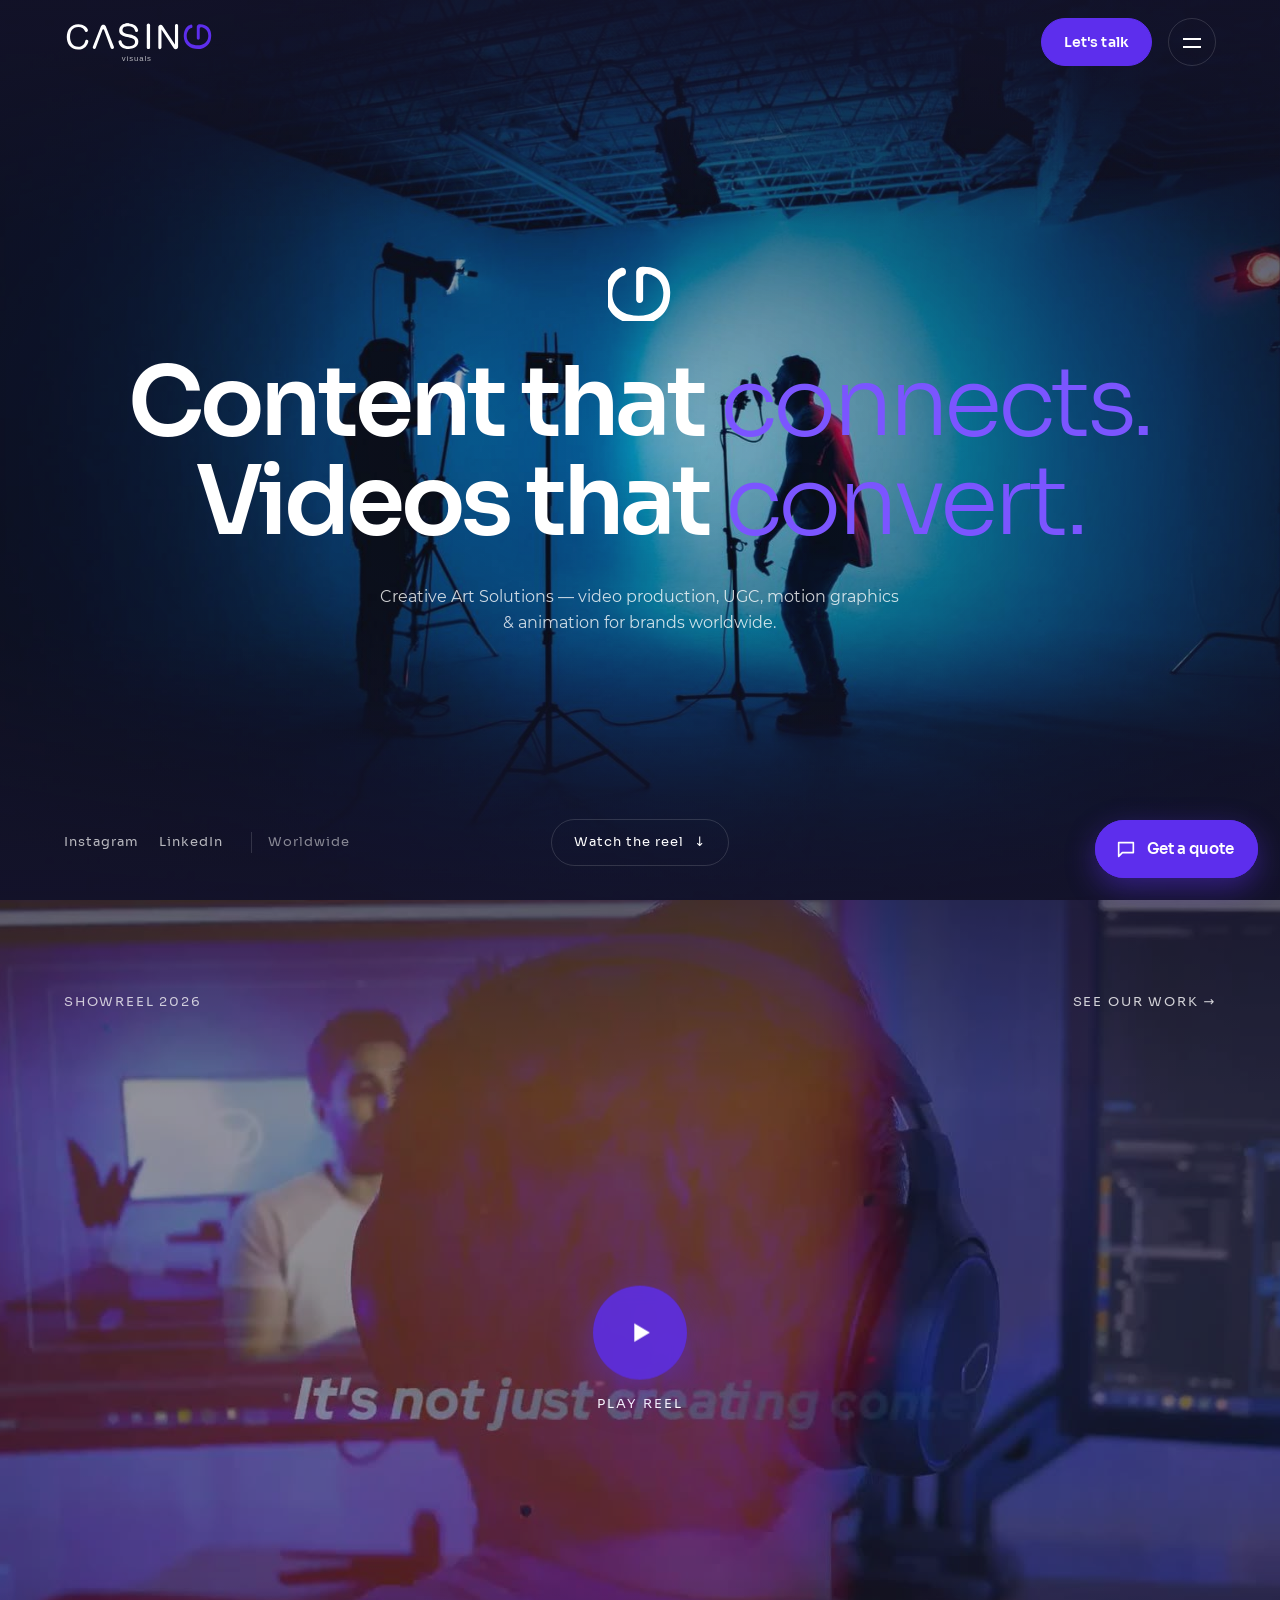
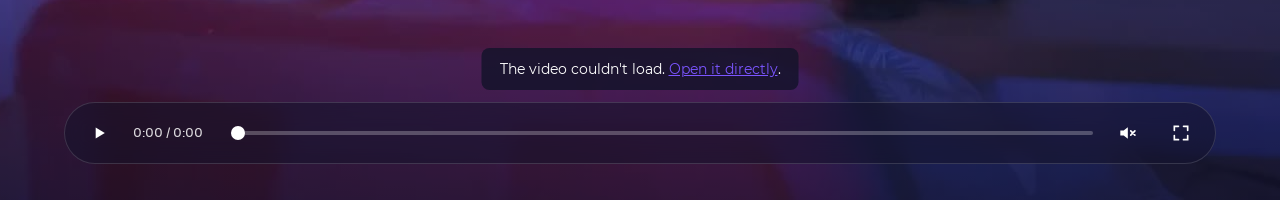
<file: index.html>
<!DOCTYPE html>
<html lang="en">
<head>
  <meta charset="utf-8" />
  <meta name="viewport" content="width=device-width, initial-scale=1" />
  <title>Casing Visuals — Content That Connects. Videos That Convert.</title>
  <meta name="description" content="Casing Visuals is a creative video production company specializing in creator-led content, UGC and digital advertising for brands worldwide." />
  <meta name="theme-color" content="#14132b" />
  <meta property="og:title" content="Casing Visuals — Content That Connects. Videos That Convert." />
  <meta property="og:description" content="Casing Visuals is a creative video production company specializing in creator-led content, UGC and digital advertising for brands worldwide." />
  <meta property="og:image" content="https://casingvisuals.github.io/web/assets/img/r12.jpg" />
  <link rel="icon" href="favicon.svg" type="image/svg+xml" />
  <link rel="preload" href="assets/fonts/Sora-SemiBold.woff2" as="font" type="font/woff2" crossorigin />
  <link rel="preload" href="assets/fonts/Montserrat-Regular.woff2" as="font" type="font/woff2" crossorigin />
  <link rel="stylesheet" href="css/styles.css?v=2026-11-25c" />
</head>
<body class="page-home">
  <a class="skip" href="#main">Skip to content</a>

  <!-- ============ HEADER ============ -->
  <header class="header" id="top">
    <a href="index.html" class="header__logo" aria-label="Casing Visuals — home">
      <img src="assets/logo/casing-logo-white.svg" alt="Casing Visuals" width="150" height="45" />
    </a>
    <a href="contact.html" class="btn btn--small header__cta">Let's talk</a>
    <button class="burger" aria-label="Open menu" aria-expanded="false" aria-controls="menu">
      <span></span><span></span>
    </button>
  </header>

  <!-- ============ MENU (pantalla completa) ============ -->
  <div class="menu" id="menu" aria-hidden="true">
    <div class="menu__preview" aria-hidden="true"><img src="assets/img/r21.jpg" alt="" loading="lazy" decoding="async" /></div>
    <nav class="menu__nav" aria-label="Menu">
      <a href="index.html" aria-current="page" data-img="assets/img/r12.jpg"><small>00</small>Home<span class="menu__arrow">→</span></a>
      <a href="work.html" data-img="assets/img/r21.jpg"><small>01</small>Work<span class="menu__arrow">→</span></a>
      <a href="services.html" data-img="assets/img/r17.jpg"><small>02</small>Services<span class="menu__arrow">→</span></a>
      <a href="about.html" data-img="assets/img/r18.jpg"><small>03</small>About<span class="menu__arrow">→</span></a>
      <a href="creators.html" data-img="assets/img/r11.jpg"><small>04</small>Creators<span class="menu__arrow">→</span></a>
      <a href="contact.html" data-img="assets/img/r20.jpg"><small>05</small>Contact<span class="menu__arrow">→</span></a>
    </nav>
    <div class="menu__foot">
      <a href="mailto:info@casingvisuals.com">info@casingvisuals.com</a>
      <div class="socials">
        <a href="https://www.instagram.com/casing.visuals/" target="_blank" rel="noopener">Instagram</a>
        <a href="https://www.linkedin.com/company/casing-visuals/" target="_blank" rel="noopener">LinkedIn</a>
      </div>
    </div>
  </div>

  <main id="main">
    <section class="cover">
      <div class="cover__media" aria-hidden="true">
        <img class="cover__video" src="assets/img/r12.jpg" alt="" />
      </div>

      <div class="cover__center">
        <img class="cover__icon" src="assets/logo/casing-icon-white.svg" alt="" aria-hidden="true" />
        <h1 class="cover__title">
          <span class="line"><span>Content that <em>connects.</em></span></span>
          <span class="line"><span>Videos that <em>convert.</em></span></span>
        </h1>
        <p class="cover__sub">Creative Art Solutions — video production, UGC, motion graphics &amp; animation for brands worldwide.</p>
      </div>

      <div class="cover__bar">
        <div class="socials">
          <a href="https://www.instagram.com/casing.visuals/" target="_blank" rel="noopener">Instagram</a>
          <a href="https://www.linkedin.com/company/casing-visuals/" target="_blank" rel="noopener">LinkedIn</a>
          <span class="cover__loc">Worldwide</span>
        </div>
        <a href="#reel" class="cover__link">Watch the reel <span>↓</span></a>
      </div>
    </section>
    <!-- ============ REEL (pantalla completa) ============ -->
    <section class="reelfull" id="reel" aria-label="Showreel">
      <!-- El video se carga recién cuando el usuario se acerca a esta sección (ver js/main.js). 720p en pantallas chicas, 1080p en grandes. -->
      <video class="reelfull__video" muted playsinline preload="none" poster="assets/video/reel-poster.jpg"
        data-src="assets/video/reel.mp4" data-src-sm="assets/video/reel-720.mp4"></video>
      <!-- Botón grande central: play / replay -->
      <button class="reelfull__big" type="button" aria-label="Play showreel">
        <svg class="i-play" viewBox="0 0 24 24" aria-hidden="true"><path fill="currentColor" d="M8 5.5v13l11-6.5z"/></svg>
        <svg class="i-replay" viewBox="0 0 24 24" aria-hidden="true"><path fill="none" stroke="currentColor" stroke-width="2" stroke-linecap="round" stroke-linejoin="round" d="M4 12a8 8 0 1 0 2.3-5.6M4 4v4.5h4.5"/></svg>
        <span class="reelfull__big-label">Play reel</span>
      </button>

      <div class="reelfull__top">
        <p class="reelfull__label">Showreel 2026</p>
        <a href="work.html" class="reelfull__work">See our work →</a>
      </div>

      <!-- Barra de controles -->
      <div class="player" role="group" aria-label="Video controls">
        <button class="player__btn player__play" type="button" aria-label="Pause">
          <svg class="i-pause" viewBox="0 0 24 24" aria-hidden="true"><path fill="currentColor" d="M7 5h3.5v14H7zM13.5 5H17v14h-3.5z"/></svg>
          <svg class="i-play" viewBox="0 0 24 24" aria-hidden="true"><path fill="currentColor" d="M8 5.5v13l11-6.5z"/></svg>
          <svg class="i-replay" viewBox="0 0 24 24" aria-hidden="true"><path fill="none" stroke="currentColor" stroke-width="2" stroke-linecap="round" stroke-linejoin="round" d="M4 12a8 8 0 1 0 2.3-5.6M4 4v4.5h4.5"/></svg>
        </button>
        <span class="player__time"><span class="player__cur">0:00</span> / <span class="player__dur">0:00</span></span>
        <input class="player__bar" type="range" min="0" max="1000" value="0" step="1" aria-label="Seek" />
        <button class="player__btn player__mute" type="button" aria-label="Unmute" aria-pressed="false">
          <svg class="i-muted" viewBox="0 0 24 24" aria-hidden="true"><path fill="currentColor" d="M4 9h4l5-4v14l-5-4H4z"/><path stroke="currentColor" stroke-width="2" stroke-linecap="round" d="M16.5 9.5l5 5M21.5 9.5l-5 5"/></svg>
          <svg class="i-sound" viewBox="0 0 24 24" aria-hidden="true"><path fill="currentColor" d="M4 9h4l5-4v14l-5-4H4z"/><path fill="none" stroke="currentColor" stroke-width="2" stroke-linecap="round" d="M16.5 8.5a5 5 0 0 1 0 7M19 6a8.5 8.5 0 0 1 0 12"/></svg>
        </button>
        <button class="player__btn player__fs" type="button" aria-label="Full screen">
          <svg viewBox="0 0 24 24" aria-hidden="true"><path fill="none" stroke="currentColor" stroke-width="2" stroke-linecap="round" d="M4 9V4h5M20 9V4h-5M4 15v5h5M20 15v5h-5"/></svg>
        </button>
      </div>
      <p class="reelfull__error" hidden>The video couldn't load. <a href="assets/video/reel.mp4">Open it directly</a>.</p>
    </section>
  </main>


  <!-- Botón flotante → abre formulario rápido -->
  <button class="fab" type="button" aria-controls="quick" aria-expanded="false">
    <svg viewBox="0 0 24 24" width="22" height="22" aria-hidden="true"><path fill="none" stroke="currentColor" stroke-width="1.8" stroke-linecap="round" stroke-linejoin="round" d="M4 5h16v11H8l-4 4V5Z"/></svg>
    <span>Get a quote</span>
  </button>

  <!-- Panel con formulario rápido — mismo action que el formulario principal -->
  <div class="quick" id="quick" aria-hidden="true">
    <div class="quick__overlay" data-close></div>
    <aside class="quick__panel" role="dialog" aria-modal="true" aria-labelledby="quick-title">
      <button class="quick__close" type="button" aria-label="Close" data-close>×</button>
      <p class="section-label">Quick contact</p>
      <h2 id="quick-title" class="quick__title">Let's make your next <em>video.</em></h2>
      <form class="quick__form" action="https://formspree.io/f/mjywrare" method="POST">
        <input type="hidden" name="_subject" value="New inquiry — casingvisuals.com (quick form)" />
        <input type="text" name="_gotcha" class="hp" tabindex="-1" autocomplete="off" aria-hidden="true" />
        <label class="field"><span>Name</span><input type="text" name="name" required autocomplete="name" /></label>
        <label class="field"><span>Email</span><input type="email" name="email" required autocomplete="email" /></label>
        <label class="field"><span>What do you need?</span>
          <select name="interest" required>
            <option value="">Select</option>
            <option>UGC</option>
            <option>Social Media Ads</option>
            <option>Lifestyle Production</option>
            <option>Product Videos</option>
            <option>Branded Campaign</option>
            <option>I'm a creator</option>
          </select>
        </label>
        <label class="field"><span>Message</span><textarea name="message" rows="3"></textarea></label>
        <button type="submit" class="btn btn--full">Send <span class="btn__arrow">→</span></button>
        <p class="quick__status" role="status" aria-live="polite"></p>
      </form>
    </aside>
  </div>

  <script src="js/main.js?v=2026-11-25c" defer></script>
</body>
</html>
</file>
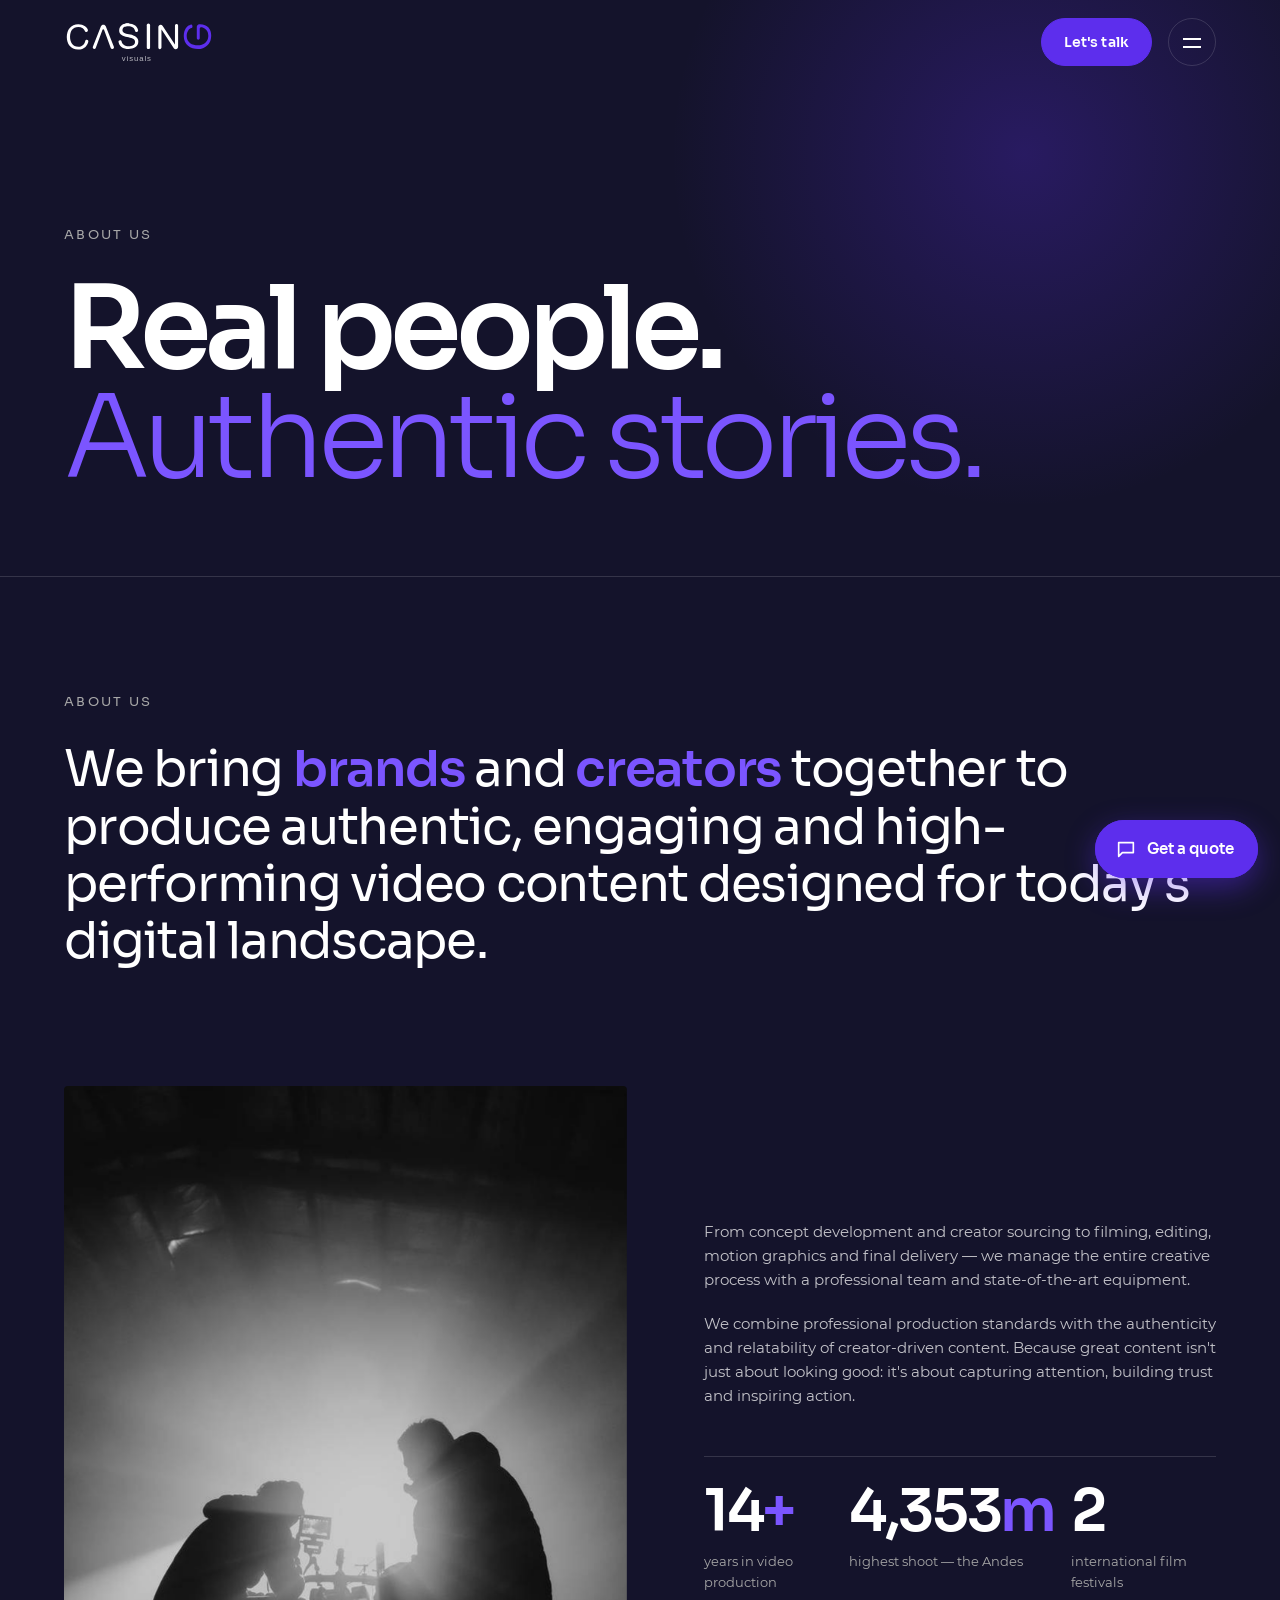
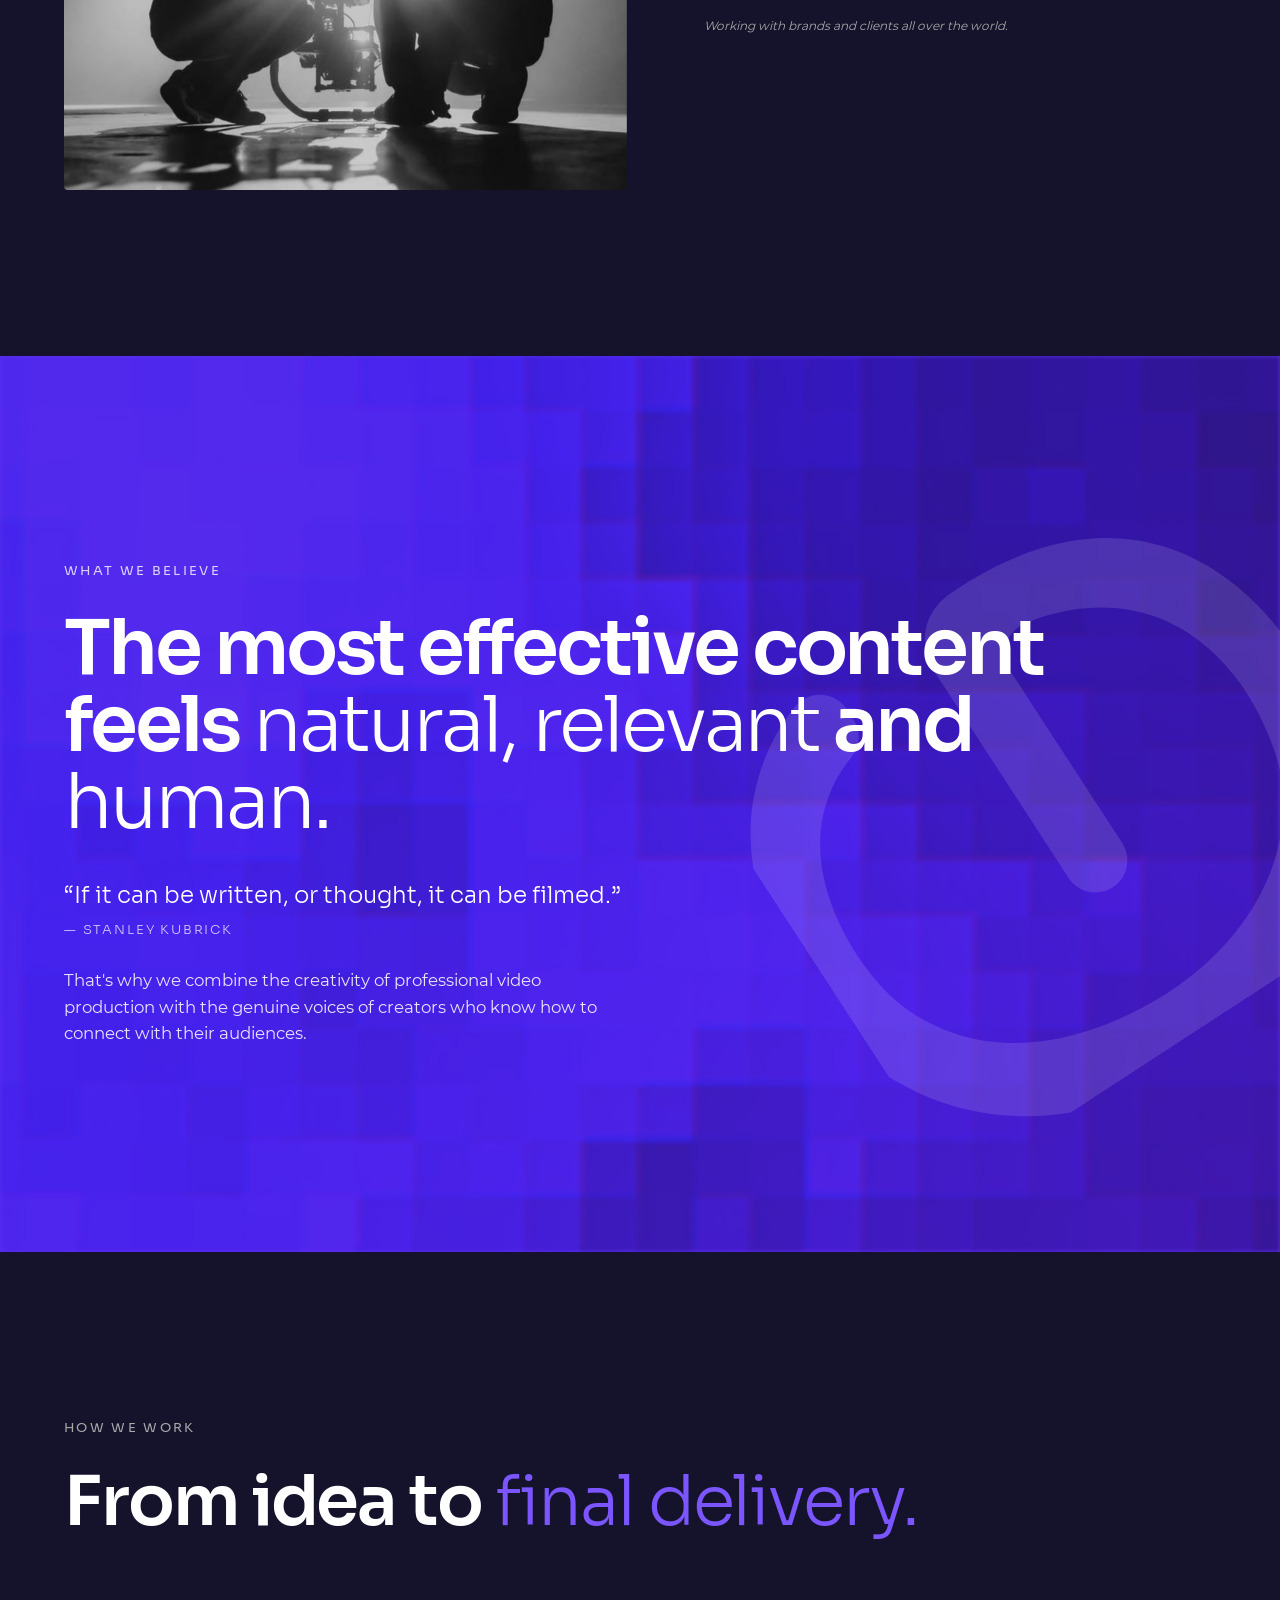
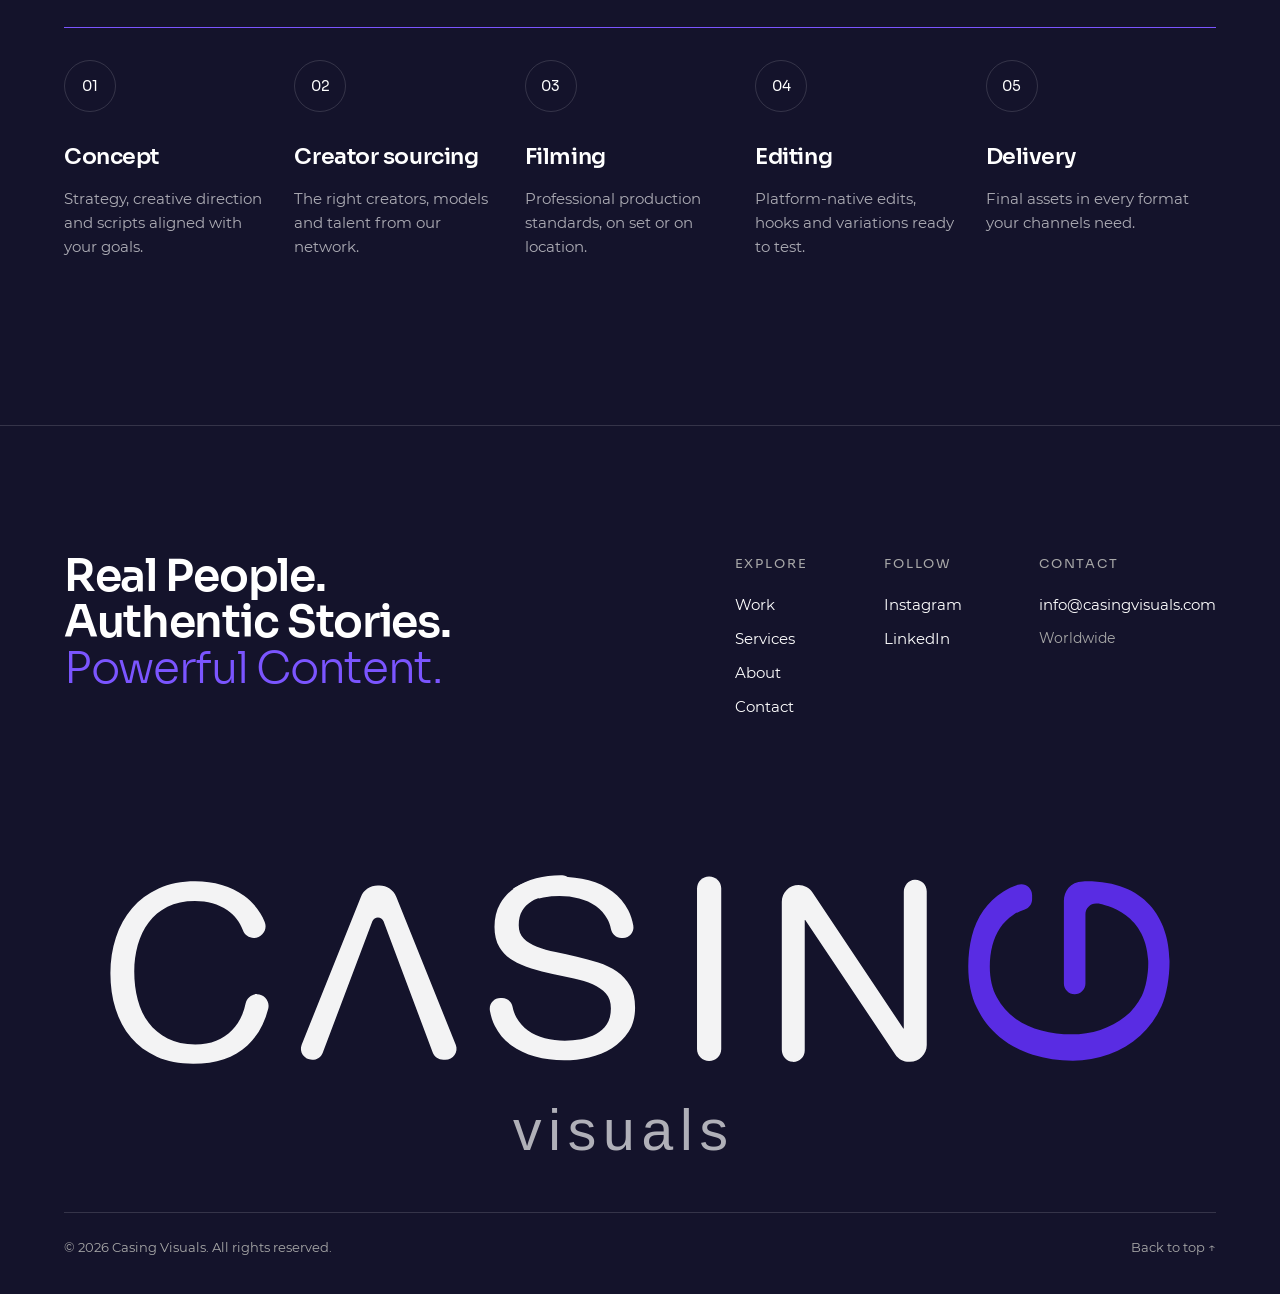
<file: about.html>
<!DOCTYPE html>
<html lang="en">
<head>
  <meta charset="utf-8" />
  <meta name="viewport" content="width=device-width, initial-scale=1" />
  <title>About — Casing Visuals</title>
  <meta name="description" content="Casing Visuals — video production studio: UGC, ads, corporate video, motion graphics, 2D/3D animation and documentaries for brands worldwide." />
  <meta name="theme-color" content="#14132b" />
  <meta property="og:title" content="About — Casing Visuals" />
  <meta property="og:description" content="Casing Visuals — video production studio: UGC, ads, corporate video, motion graphics, 2D/3D animation and documentaries for brands worldwide." />
  <meta property="og:image" content="https://casingvisuals.github.io/web/assets/img/r12.jpg" />
  <link rel="icon" href="favicon.svg" type="image/svg+xml" />
  <link rel="preload" href="assets/fonts/Sora-SemiBold.woff2" as="font" type="font/woff2" crossorigin />
  <link rel="preload" href="assets/fonts/Montserrat-Regular.woff2" as="font" type="font/woff2" crossorigin />
  <link rel="stylesheet" href="css/styles.css?v=2026-11-25c" />
</head>
<body class="page-inner">
  <a class="skip" href="#main">Skip to content</a>

  <!-- ============ HEADER ============ -->
  <header class="header" id="top">
    <a href="index.html" class="header__logo" aria-label="Casing Visuals — home">
      <img src="assets/logo/casing-logo-white.svg" alt="Casing Visuals" width="150" height="45" />
    </a>
    <a href="contact.html" class="btn btn--small header__cta">Let's talk</a>
    <button class="burger" aria-label="Open menu" aria-expanded="false" aria-controls="menu">
      <span></span><span></span>
    </button>
  </header>

  <!-- ============ MENU (pantalla completa) ============ -->
  <div class="menu" id="menu" aria-hidden="true">
    <div class="menu__preview" aria-hidden="true"><img src="assets/img/r18.jpg" alt="" loading="lazy" decoding="async" /></div>
    <nav class="menu__nav" aria-label="Menu">
      <a href="index.html" data-img="assets/img/r12.jpg"><small>00</small>Home<span class="menu__arrow">→</span></a>
      <a href="work.html" data-img="assets/img/r21.jpg"><small>01</small>Work<span class="menu__arrow">→</span></a>
      <a href="services.html" data-img="assets/img/r17.jpg"><small>02</small>Services<span class="menu__arrow">→</span></a>
      <a href="about.html" aria-current="page" data-img="assets/img/r18.jpg"><small>03</small>About<span class="menu__arrow">→</span></a>
      <a href="creators.html" data-img="assets/img/r11.jpg"><small>04</small>Creators<span class="menu__arrow">→</span></a>
      <a href="contact.html" data-img="assets/img/r20.jpg"><small>05</small>Contact<span class="menu__arrow">→</span></a>
    </nav>
    <div class="menu__foot">
      <a href="mailto:info@casingvisuals.com">info@casingvisuals.com</a>
      <div class="socials">
        <a href="https://www.instagram.com/casing.visuals/" target="_blank" rel="noopener">Instagram</a>
        <a href="https://www.linkedin.com/company/casing-visuals/" target="_blank" rel="noopener">LinkedIn</a>
      </div>
    </div>
  </div>

  <main id="main">
    <section class="page-hero">
      <div class="container">
        <p class="eyebrow reveal">About us</p>
        <h1 class="page-title"><span class="line"><span>Real people. <em>Authentic stories.</em></span></span></h1>
      </div>
    </section>

    <section class="about section" id="about">
      <div class="container">
        <p class="section-label reveal"><span>01</span> About us</p>
        <h2 class="manifesto reveal">
          We bring <em>brands</em> and <em>creators</em> together to produce authentic, engaging and
          high-performing video content designed for today's digital landscape.
        </h2>
        <div class="about__grid">
          <div class="about__img reveal">
            <img src="assets/img/r18.jpg" alt="Film crew working on set with backlight" loading="lazy" />
          </div>
          <div class="about__text reveal">
            <p>From concept development and creator sourcing to filming, editing, motion graphics and final delivery — we manage the entire creative process with a professional team and state-of-the-art equipment.</p>
            <p>We combine professional production standards with the authenticity and relatability of creator-driven content. Because great content isn't just about looking good: it's about capturing attention, building trust and inspiring action.</p>
            <ul class="stats">
              <li><strong data-count="15" data-suffix="+">0</strong><span>years in video production</span></li>
              <li><strong data-count="4800" data-suffix="m">0</strong><span>highest shoot — the Andes</span></li>
              <li><strong data-count="2" data-suffix="">0</strong><span>international film festivals</span></li>
            </ul>
            <p class="note">Working with brands and clients all over the world.</p>
          </div>
        </div>
      </div>
    </section>
    <section class="belief" aria-labelledby="belief-title">
      <div class="belief__bg" aria-hidden="true"><img src="assets/img/r24.jpg" alt="" loading="lazy" /></div>
      <img class="belief__icon" src="assets/logo/casing-icon-white.svg" alt="" aria-hidden="true" />
      <div class="container">
        <p class="section-label reveal"><span>04</span> What we believe</p>
        <h2 id="belief-title" class="belief__title reveal">The most effective content feels <em>natural, relevant</em> and <em>human.</em></h2>
        <blockquote class="belief__quote reveal">“If it can be written, or thought, it can be filmed.” <cite>— Stanley Kubrick</cite></blockquote>
        <p class="belief__text reveal">That's why we combine the creativity of professional video production with the genuine voices of creators who know how to connect with their audiences.</p>
      </div>
    </section>
    <section class="process section" id="process">
      <div class="container">
        <div class="section-head">
          <p class="section-label reveal"><span>05</span> How we work</p>
          <h2 class="h2 reveal">From idea to <em>final delivery.</em></h2>
        </div>
        <ol class="steps">
          <li class="step reveal"><span class="step__n">01</span><h3>Concept</h3><p>Strategy, creative direction and scripts aligned with your goals.</p></li>
          <li class="step reveal"><span class="step__n">02</span><h3>Creator sourcing</h3><p>The right creators, models and talent from our network.</p></li>
          <li class="step reveal"><span class="step__n">03</span><h3>Filming</h3><p>Professional production standards, on set or on location.</p></li>
          <li class="step reveal"><span class="step__n">04</span><h3>Editing</h3><p>Platform-native edits, hooks and variations ready to test.</p></li>
          <li class="step reveal"><span class="step__n">05</span><h3>Delivery</h3><p>Final assets in every format your channels need.</p></li>
        </ol>
      </div>
    </section>
  </main>

  <footer class="footer">
    <div class="container">
      <div class="footer__top">
        <p class="footer__claim">Real People.<br />Authentic Stories.<br /><em>Powerful Content.</em></p>
        <div class="footer__cols">
          <div>
            <h4>Explore</h4>
            <a href="work.html">Work</a><a href="services.html">Services</a><a href="about.html">About</a><a href="contact.html">Contact</a>
          </div>
          <div>
            <h4>Follow</h4>
            <a href="https://www.instagram.com/casing.visuals/" target="_blank" rel="noopener">Instagram</a>
        <a href="https://www.linkedin.com/company/casing-visuals/" target="_blank" rel="noopener">LinkedIn</a>
          </div>
          <div>
            <h4>Contact</h4>
            <a href="mailto:info@casingvisuals.com">info@casingvisuals.com</a>
            <span class="footer__loc">Worldwide</span>
          </div>
        </div>
      </div>
      <img class="footer__logo" src="assets/logo/casing-logo-white.svg" alt="Casing Visuals" loading="lazy" />
      <div class="footer__bottom">
        <span>© <span id="year">2026</span> Casing Visuals. All rights reserved.</span>
        <a href="#top">Back to top ↑</a>
      </div>
    </div>
  </footer>

  <!-- Botón flotante → abre formulario rápido -->
  <button class="fab" type="button" aria-controls="quick" aria-expanded="false">
    <svg viewBox="0 0 24 24" width="22" height="22" aria-hidden="true"><path fill="none" stroke="currentColor" stroke-width="1.8" stroke-linecap="round" stroke-linejoin="round" d="M4 5h16v11H8l-4 4V5Z"/></svg>
    <span>Get a quote</span>
  </button>

  <!-- Panel con formulario rápido — mismo action que el formulario principal -->
  <div class="quick" id="quick" aria-hidden="true">
    <div class="quick__overlay" data-close></div>
    <aside class="quick__panel" role="dialog" aria-modal="true" aria-labelledby="quick-title">
      <button class="quick__close" type="button" aria-label="Close" data-close>×</button>
      <p class="section-label">Quick contact</p>
      <h2 id="quick-title" class="quick__title">Let's make your next <em>video.</em></h2>
      <form class="quick__form" action="https://formspree.io/f/mjywrare" method="POST">
        <input type="hidden" name="_subject" value="New inquiry — casingvisuals.com (quick form)" />
        <input type="text" name="_gotcha" class="hp" tabindex="-1" autocomplete="off" aria-hidden="true" />
        <label class="field"><span>Name</span><input type="text" name="name" required autocomplete="name" /></label>
        <label class="field"><span>Email</span><input type="email" name="email" required autocomplete="email" /></label>
        <label class="field"><span>What do you need?</span>
          <select name="interest" required>
            <option value="">Select</option>
            <option>UGC</option>
            <option>Social Media Ads</option>
            <option>Lifestyle Production</option>
            <option>Product Videos</option>
            <option>Branded Campaign</option>
            <option>I'm a creator</option>
          </select>
        </label>
        <label class="field"><span>Message</span><textarea name="message" rows="3"></textarea></label>
        <button type="submit" class="btn btn--full">Send <span class="btn__arrow">→</span></button>
        <p class="quick__status" role="status" aria-live="polite"></p>
      </form>
    </aside>
  </div>

  <script src="js/main.js?v=2026-11-25c" defer></script>
</body>
</html>
</file>
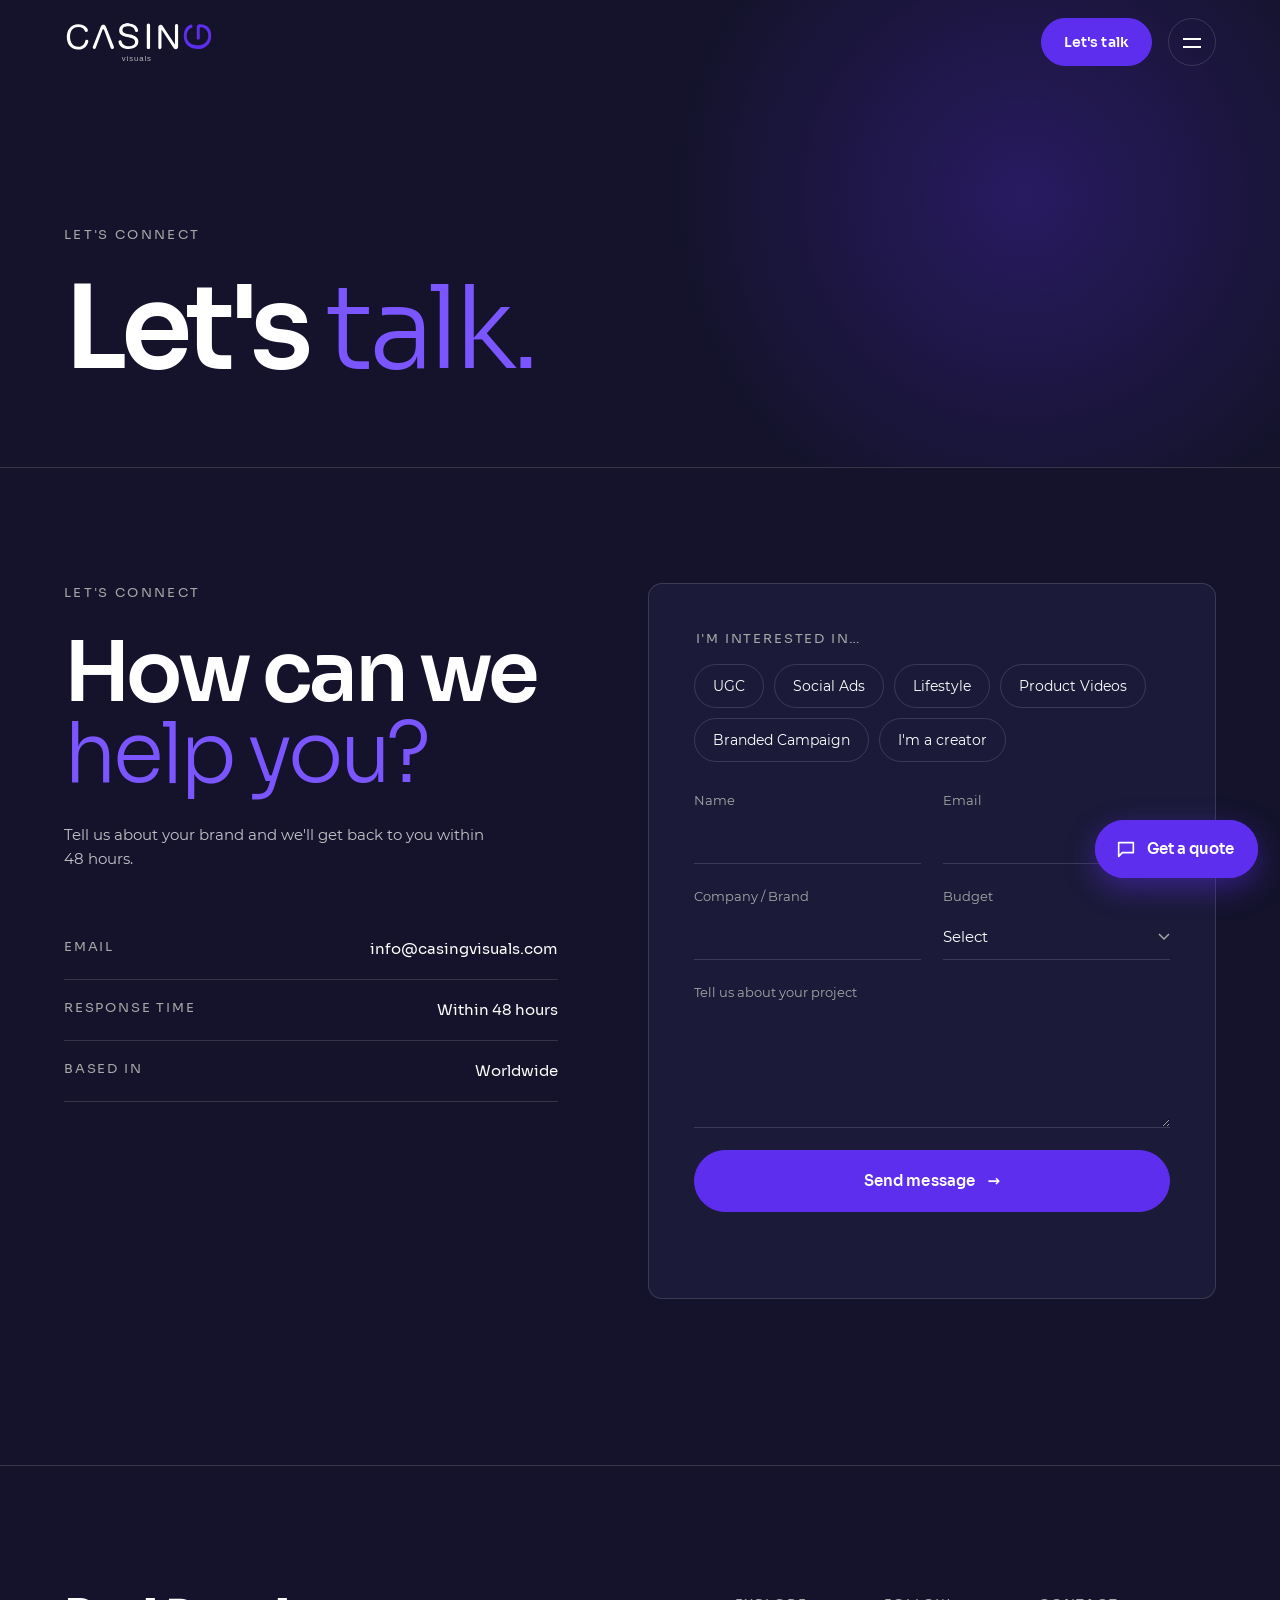
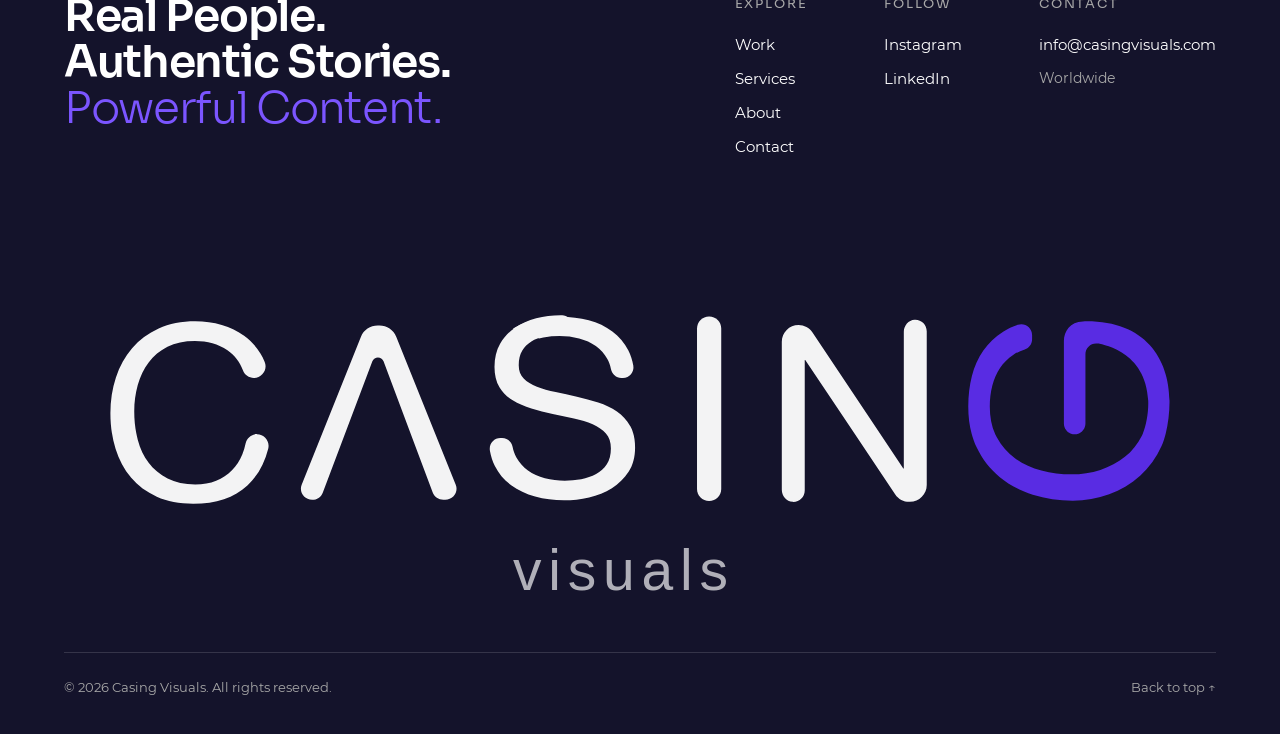
<file: contact.html>
<!DOCTYPE html>
<html lang="en">
<head>
  <meta charset="utf-8" />
  <meta name="viewport" content="width=device-width, initial-scale=1" />
  <title>Contact — Casing Visuals</title>
  <meta name="description" content="Casing Visuals — video production studio: UGC, ads, corporate video, motion graphics, 2D/3D animation and documentaries for brands worldwide." />
  <meta name="theme-color" content="#14132b" />
  <meta property="og:title" content="Contact — Casing Visuals" />
  <meta property="og:description" content="Casing Visuals — video production studio: UGC, ads, corporate video, motion graphics, 2D/3D animation and documentaries for brands worldwide." />
  <meta property="og:image" content="https://casingvisuals.github.io/web/assets/img/r12.jpg" />
  <link rel="icon" href="favicon.svg" type="image/svg+xml" />
  <link rel="preload" href="assets/fonts/Sora-SemiBold.woff2" as="font" type="font/woff2" crossorigin />
  <link rel="preload" href="assets/fonts/Montserrat-Regular.woff2" as="font" type="font/woff2" crossorigin />
  <link rel="stylesheet" href="css/styles.css?v=2026-11-25c" />
</head>
<body class="page-inner">
  <a class="skip" href="#main">Skip to content</a>

  <!-- ============ HEADER ============ -->
  <header class="header" id="top">
    <a href="index.html" class="header__logo" aria-label="Casing Visuals — home">
      <img src="assets/logo/casing-logo-white.svg" alt="Casing Visuals" width="150" height="45" />
    </a>
    <a href="contact.html" class="btn btn--small header__cta">Let's talk</a>
    <button class="burger" aria-label="Open menu" aria-expanded="false" aria-controls="menu">
      <span></span><span></span>
    </button>
  </header>

  <!-- ============ MENU (pantalla completa) ============ -->
  <div class="menu" id="menu" aria-hidden="true">
    <div class="menu__preview" aria-hidden="true"><img src="assets/img/r20.jpg" alt="" loading="lazy" decoding="async" /></div>
    <nav class="menu__nav" aria-label="Menu">
      <a href="index.html" data-img="assets/img/r12.jpg"><small>00</small>Home<span class="menu__arrow">→</span></a>
      <a href="work.html" data-img="assets/img/r21.jpg"><small>01</small>Work<span class="menu__arrow">→</span></a>
      <a href="services.html" data-img="assets/img/r17.jpg"><small>02</small>Services<span class="menu__arrow">→</span></a>
      <a href="about.html" data-img="assets/img/r18.jpg"><small>03</small>About<span class="menu__arrow">→</span></a>
      <a href="creators.html" data-img="assets/img/r11.jpg"><small>04</small>Creators<span class="menu__arrow">→</span></a>
      <a href="contact.html" aria-current="page" data-img="assets/img/r20.jpg"><small>05</small>Contact<span class="menu__arrow">→</span></a>
    </nav>
    <div class="menu__foot">
      <a href="mailto:info@casingvisuals.com">info@casingvisuals.com</a>
      <div class="socials">
        <a href="https://www.instagram.com/casing.visuals/" target="_blank" rel="noopener">Instagram</a>
        <a href="https://www.linkedin.com/company/casing-visuals/" target="_blank" rel="noopener">LinkedIn</a>
      </div>
    </div>
  </div>

  <main id="main">
    <section class="page-hero">
      <div class="container">
        <p class="eyebrow reveal">Let's connect</p>
        <h1 class="page-title"><span class="line"><span>Let's <em>talk.</em></span></span></h1>
      </div>
    </section>

    <section class="contact section" id="contact">
      <div class="container contact__grid">
        <div>
          <p class="section-label reveal"><span>07</span> Let's connect</p>
          <h2 class="contact__title reveal">How can we <em>help you?</em></h2>
          <p class="reveal">Tell us about your brand and we'll get back to you within 48 hours.</p>
          <ul class="contact__list reveal">
            <li><span>Email</span><a href="mailto:info@casingvisuals.com">info@casingvisuals.com</a></li>
            <li><span>Response time</span>Within 48 hours</li>
            <li><span>Based in</span>Worldwide</li>
          </ul>
        </div>
        <!-- Formulario conectado a Formspree (mjywrare). Envío por AJAX en js/main.js -->
        <form class="form reveal" action="https://formspree.io/f/mjywrare" method="POST">
          <input type="hidden" name="_subject" value="New inquiry — casingvisuals.com (contact section)" />
          <input type="text" name="_gotcha" class="hp" tabindex="-1" autocomplete="off" aria-hidden="true" />
          <fieldset class="chips">
            <legend>I'm interested in…</legend>
            <label><input type="checkbox" name="interest" value="UGC" /><span>UGC</span></label>
            <label><input type="checkbox" name="interest" value="Social Ads" /><span>Social Ads</span></label>
            <label><input type="checkbox" name="interest" value="Lifestyle" /><span>Lifestyle</span></label>
            <label><input type="checkbox" name="interest" value="Product Videos" /><span>Product Videos</span></label>
            <label><input type="checkbox" name="interest" value="Branded Campaign" /><span>Branded Campaign</span></label>
            <label><input type="checkbox" name="interest" value="Creator" id="chip-creator" /><span>I'm a creator</span></label>
          </fieldset>
          <div class="form__row">
            <label class="field"><span>Name</span><input type="text" name="name" required autocomplete="name" /></label>
            <label class="field"><span>Email</span><input type="email" name="email" required autocomplete="email" /></label>
          </div>
          <div class="form__row">
            <label class="field"><span>Company / Brand</span><input type="text" name="company" autocomplete="organization" /></label>
            <label class="field"><span>Budget</span>
              <select name="budget">
                <option value="">Select</option>
                <option>&lt; $2k</option>
                <option>$2k – $10k</option>
                <option>$10k – $30k</option>
                <option>$30k +</option>
              </select>
            </label>
          </div>
          <label class="field"><span>Tell us about your project</span><textarea name="message" rows="4"></textarea></label>
          <button type="submit" class="btn btn--full">Send message <span class="btn__arrow">→</span></button>
          <p class="quick__status" role="status" aria-live="polite"></p>
        </form>
      </div>
    </section>
  </main>

  <footer class="footer">
    <div class="container">
      <div class="footer__top">
        <p class="footer__claim">Real People.<br />Authentic Stories.<br /><em>Powerful Content.</em></p>
        <div class="footer__cols">
          <div>
            <h4>Explore</h4>
            <a href="work.html">Work</a><a href="services.html">Services</a><a href="about.html">About</a><a href="contact.html">Contact</a>
          </div>
          <div>
            <h4>Follow</h4>
            <a href="https://www.instagram.com/casing.visuals/" target="_blank" rel="noopener">Instagram</a>
        <a href="https://www.linkedin.com/company/casing-visuals/" target="_blank" rel="noopener">LinkedIn</a>
          </div>
          <div>
            <h4>Contact</h4>
            <a href="mailto:info@casingvisuals.com">info@casingvisuals.com</a>
            <span class="footer__loc">Worldwide</span>
          </div>
        </div>
      </div>
      <img class="footer__logo" src="assets/logo/casing-logo-white.svg" alt="Casing Visuals" loading="lazy" />
      <div class="footer__bottom">
        <span>© <span id="year">2026</span> Casing Visuals. All rights reserved.</span>
        <a href="#top">Back to top ↑</a>
      </div>
    </div>
  </footer>

  <!-- Botón flotante → abre formulario rápido -->
  <button class="fab" type="button" aria-controls="quick" aria-expanded="false">
    <svg viewBox="0 0 24 24" width="22" height="22" aria-hidden="true"><path fill="none" stroke="currentColor" stroke-width="1.8" stroke-linecap="round" stroke-linejoin="round" d="M4 5h16v11H8l-4 4V5Z"/></svg>
    <span>Get a quote</span>
  </button>

  <!-- Panel con formulario rápido — mismo action que el formulario principal -->
  <div class="quick" id="quick" aria-hidden="true">
    <div class="quick__overlay" data-close></div>
    <aside class="quick__panel" role="dialog" aria-modal="true" aria-labelledby="quick-title">
      <button class="quick__close" type="button" aria-label="Close" data-close>×</button>
      <p class="section-label">Quick contact</p>
      <h2 id="quick-title" class="quick__title">Let's make your next <em>video.</em></h2>
      <form class="quick__form" action="https://formspree.io/f/mjywrare" method="POST">
        <input type="hidden" name="_subject" value="New inquiry — casingvisuals.com (quick form)" />
        <input type="text" name="_gotcha" class="hp" tabindex="-1" autocomplete="off" aria-hidden="true" />
        <label class="field"><span>Name</span><input type="text" name="name" required autocomplete="name" /></label>
        <label class="field"><span>Email</span><input type="email" name="email" required autocomplete="email" /></label>
        <label class="field"><span>What do you need?</span>
          <select name="interest" required>
            <option value="">Select</option>
            <option>UGC</option>
            <option>Social Media Ads</option>
            <option>Lifestyle Production</option>
            <option>Product Videos</option>
            <option>Branded Campaign</option>
            <option>I'm a creator</option>
          </select>
        </label>
        <label class="field"><span>Message</span><textarea name="message" rows="3"></textarea></label>
        <button type="submit" class="btn btn--full">Send <span class="btn__arrow">→</span></button>
        <p class="quick__status" role="status" aria-live="polite"></p>
      </form>
    </aside>
  </div>

  <script src="js/main.js?v=2026-11-25c" defer></script>
</body>
</html>
</file>
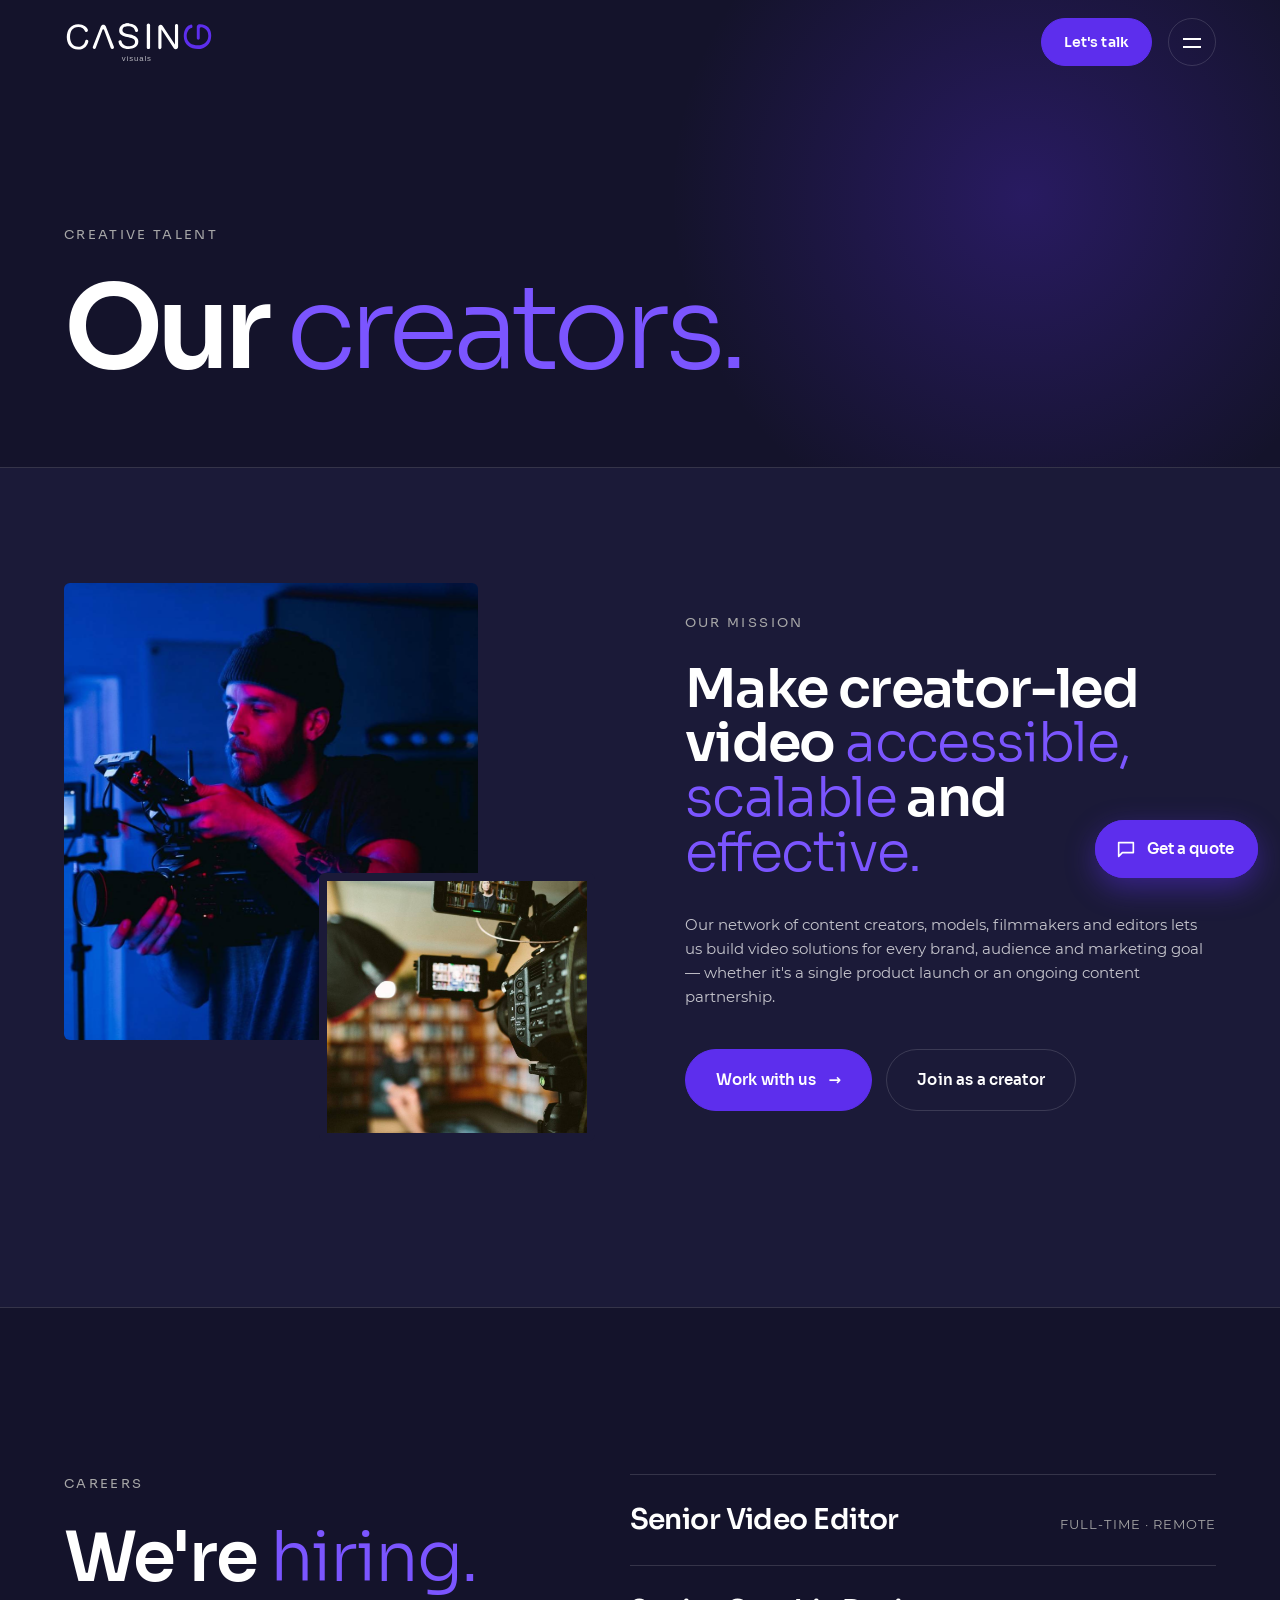
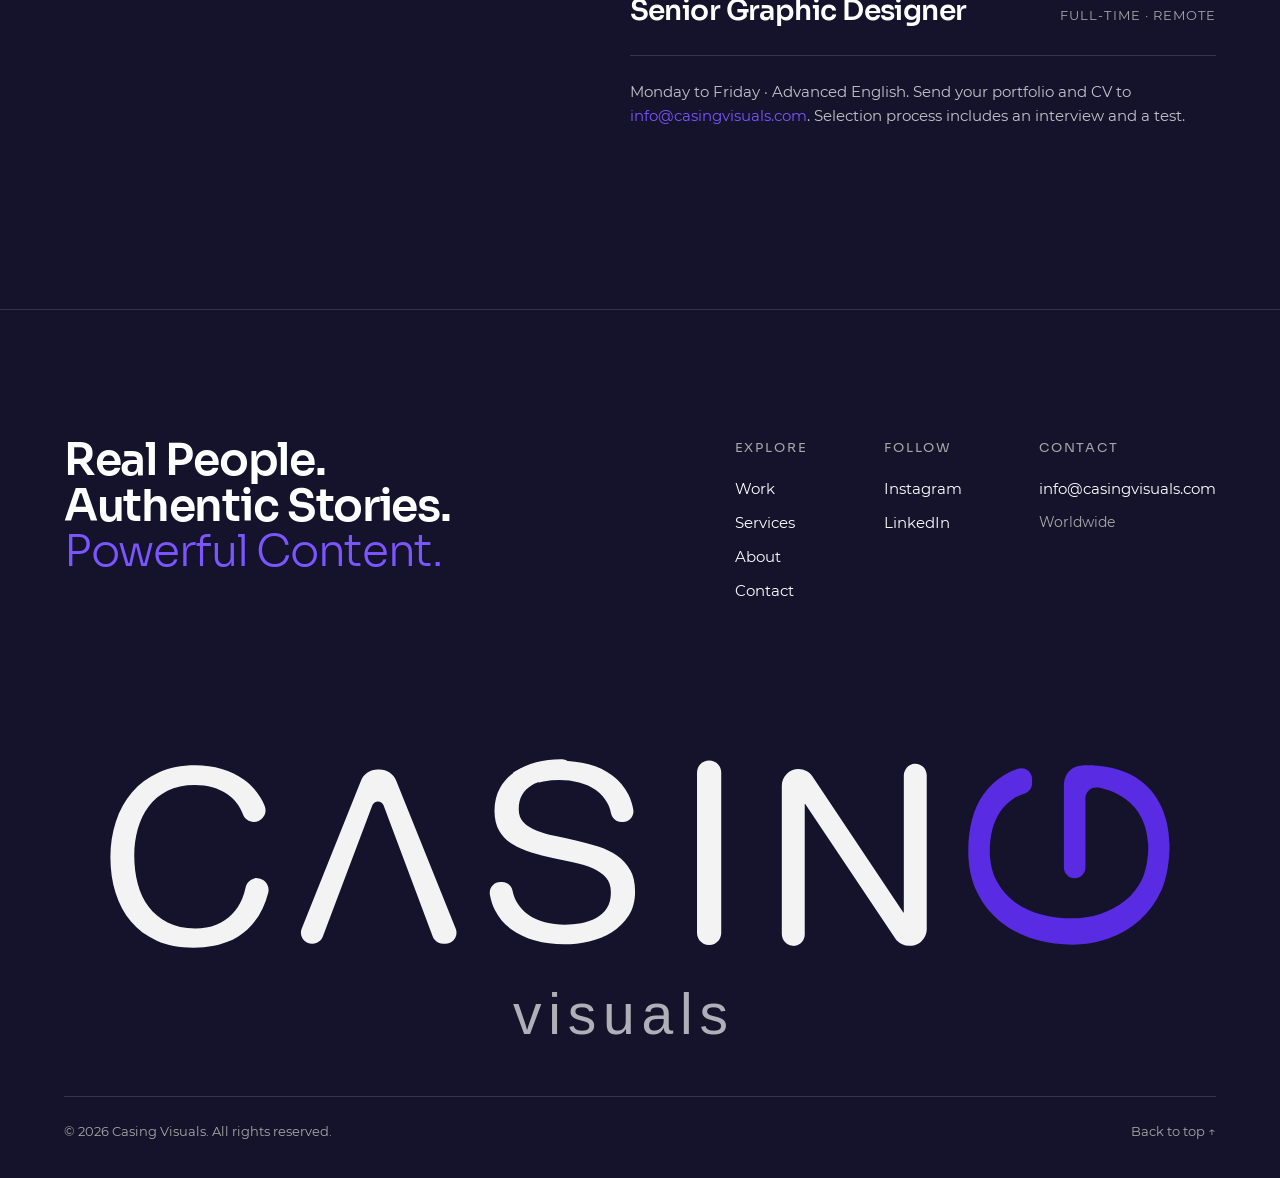
<file: creators.html>
<!DOCTYPE html>
<html lang="en">
<head>
  <meta charset="utf-8" />
  <meta name="viewport" content="width=device-width, initial-scale=1" />
  <title>Creators — Casing Visuals</title>
  <meta name="description" content="Casing Visuals — video production studio: UGC, ads, corporate video, motion graphics, 2D/3D animation and documentaries for brands worldwide." />
  <meta name="theme-color" content="#14132b" />
  <meta property="og:title" content="Creators — Casing Visuals" />
  <meta property="og:description" content="Casing Visuals — video production studio: UGC, ads, corporate video, motion graphics, 2D/3D animation and documentaries for brands worldwide." />
  <meta property="og:image" content="https://casingvisuals.github.io/web/assets/img/r12.jpg" />
  <link rel="icon" href="favicon.svg" type="image/svg+xml" />
  <link rel="preload" href="assets/fonts/Sora-SemiBold.woff2" as="font" type="font/woff2" crossorigin />
  <link rel="preload" href="assets/fonts/Montserrat-Regular.woff2" as="font" type="font/woff2" crossorigin />
  <link rel="stylesheet" href="css/styles.css?v=2026-11-25c" />
</head>
<body class="page-inner">
  <a class="skip" href="#main">Skip to content</a>

  <!-- ============ HEADER ============ -->
  <header class="header" id="top">
    <a href="index.html" class="header__logo" aria-label="Casing Visuals — home">
      <img src="assets/logo/casing-logo-white.svg" alt="Casing Visuals" width="150" height="45" />
    </a>
    <a href="contact.html" class="btn btn--small header__cta">Let's talk</a>
    <button class="burger" aria-label="Open menu" aria-expanded="false" aria-controls="menu">
      <span></span><span></span>
    </button>
  </header>

  <!-- ============ MENU (pantalla completa) ============ -->
  <div class="menu" id="menu" aria-hidden="true">
    <div class="menu__preview" aria-hidden="true"><img src="assets/img/r11.jpg" alt="" loading="lazy" decoding="async" /></div>
    <nav class="menu__nav" aria-label="Menu">
      <a href="index.html" data-img="assets/img/r12.jpg"><small>00</small>Home<span class="menu__arrow">→</span></a>
      <a href="work.html" data-img="assets/img/r21.jpg"><small>01</small>Work<span class="menu__arrow">→</span></a>
      <a href="services.html" data-img="assets/img/r17.jpg"><small>02</small>Services<span class="menu__arrow">→</span></a>
      <a href="about.html" data-img="assets/img/r18.jpg"><small>03</small>About<span class="menu__arrow">→</span></a>
      <a href="creators.html" aria-current="page" data-img="assets/img/r11.jpg"><small>04</small>Creators<span class="menu__arrow">→</span></a>
      <a href="contact.html" data-img="assets/img/r20.jpg"><small>05</small>Contact<span class="menu__arrow">→</span></a>
    </nav>
    <div class="menu__foot">
      <a href="mailto:info@casingvisuals.com">info@casingvisuals.com</a>
      <div class="socials">
        <a href="https://www.instagram.com/casing.visuals/" target="_blank" rel="noopener">Instagram</a>
        <a href="https://www.linkedin.com/company/casing-visuals/" target="_blank" rel="noopener">LinkedIn</a>
      </div>
    </div>
  </div>

  <main id="main">
    <section class="page-hero">
      <div class="container">
        <p class="eyebrow reveal">Creative talent</p>
        <h1 class="page-title"><span class="line"><span>Our <em>creators.</em></span></span></h1>
      </div>
    </section>

    <section class="creators section" id="creators">
      <div class="container creators__grid">
        <div class="creators__media reveal">
          <img src="assets/img/r11.jpg" alt="Videographer filming with a cinema camera under blue light" loading="lazy" />
          <img src="assets/img/r20.jpg" alt="Camera recording an interview" loading="lazy" />
        </div>
        <div class="creators__text">
          <p class="section-label reveal"><span>06</span> Our mission</p>
          <h2 class="h2 reveal">Make creator-led video <em>accessible, scalable</em> and <em>effective.</em></h2>
          <p class="reveal">Our network of content creators, models, filmmakers and editors lets us build video solutions for every brand, audience and marketing goal — whether it's a single product launch or an ongoing content partnership.</p>
          <div class="creators__cta reveal">
            <a href="contact.html" class="btn">Work with us <span class="btn__arrow">→</span></a>
            <a href="contact.html?topic=creator" class="btn btn--ghost">Join as a creator</a>
          </div>
        </div>
      </div>
    </section>
    <section class="careers section">
      <div class="container careers__grid">
        <div>
          <p class="section-label reveal">Careers</p>
          <h2 class="h2 reveal">We're <em>hiring.</em></h2>
        </div>
        <div class="careers__body reveal">
          <!-- Búsqueda publicada en Instagram (nov 2026). Quitar este bloque cuando se cierre. -->
          <ul class="careers__list">
            <li><span>Senior Video Editor</span><small>Full-time · Remote</small></li>
            <li><span>Senior Graphic Designer</span><small>Full-time · Remote</small></li>
          </ul>
          <p>Monday to Friday · Advanced English. Send your portfolio and CV to <a href="mailto:info@casingvisuals.com?subject=Application">info@casingvisuals.com</a>. Selection process includes an interview and a test.</p>
        </div>
      </div>
    </section>

  </main>

  <footer class="footer">
    <div class="container">
      <div class="footer__top">
        <p class="footer__claim">Real People.<br />Authentic Stories.<br /><em>Powerful Content.</em></p>
        <div class="footer__cols">
          <div>
            <h4>Explore</h4>
            <a href="work.html">Work</a><a href="services.html">Services</a><a href="about.html">About</a><a href="contact.html">Contact</a>
          </div>
          <div>
            <h4>Follow</h4>
            <a href="https://www.instagram.com/casing.visuals/" target="_blank" rel="noopener">Instagram</a>
        <a href="https://www.linkedin.com/company/casing-visuals/" target="_blank" rel="noopener">LinkedIn</a>
          </div>
          <div>
            <h4>Contact</h4>
            <a href="mailto:info@casingvisuals.com">info@casingvisuals.com</a>
            <span class="footer__loc">Worldwide</span>
          </div>
        </div>
      </div>
      <img class="footer__logo" src="assets/logo/casing-logo-white.svg" alt="Casing Visuals" loading="lazy" />
      <div class="footer__bottom">
        <span>© <span id="year">2026</span> Casing Visuals. All rights reserved.</span>
        <a href="#top">Back to top ↑</a>
      </div>
    </div>
  </footer>

  <!-- Botón flotante → abre formulario rápido -->
  <button class="fab" type="button" aria-controls="quick" aria-expanded="false">
    <svg viewBox="0 0 24 24" width="22" height="22" aria-hidden="true"><path fill="none" stroke="currentColor" stroke-width="1.8" stroke-linecap="round" stroke-linejoin="round" d="M4 5h16v11H8l-4 4V5Z"/></svg>
    <span>Get a quote</span>
  </button>

  <!-- Panel con formulario rápido — mismo action que el formulario principal -->
  <div class="quick" id="quick" aria-hidden="true">
    <div class="quick__overlay" data-close></div>
    <aside class="quick__panel" role="dialog" aria-modal="true" aria-labelledby="quick-title">
      <button class="quick__close" type="button" aria-label="Close" data-close>×</button>
      <p class="section-label">Quick contact</p>
      <h2 id="quick-title" class="quick__title">Let's make your next <em>video.</em></h2>
      <form class="quick__form" action="https://formspree.io/f/mjywrare" method="POST">
        <input type="hidden" name="_subject" value="New inquiry — casingvisuals.com (quick form)" />
        <input type="text" name="_gotcha" class="hp" tabindex="-1" autocomplete="off" aria-hidden="true" />
        <label class="field"><span>Name</span><input type="text" name="name" required autocomplete="name" /></label>
        <label class="field"><span>Email</span><input type="email" name="email" required autocomplete="email" /></label>
        <label class="field"><span>What do you need?</span>
          <select name="interest" required>
            <option value="">Select</option>
            <option>UGC</option>
            <option>Social Media Ads</option>
            <option>Lifestyle Production</option>
            <option>Product Videos</option>
            <option>Branded Campaign</option>
            <option>I'm a creator</option>
          </select>
        </label>
        <label class="field"><span>Message</span><textarea name="message" rows="3"></textarea></label>
        <button type="submit" class="btn btn--full">Send <span class="btn__arrow">→</span></button>
        <p class="quick__status" role="status" aria-live="polite"></p>
      </form>
    </aside>
  </div>

  <script src="js/main.js?v=2026-11-25c" defer></script>
</body>
</html>
</file>
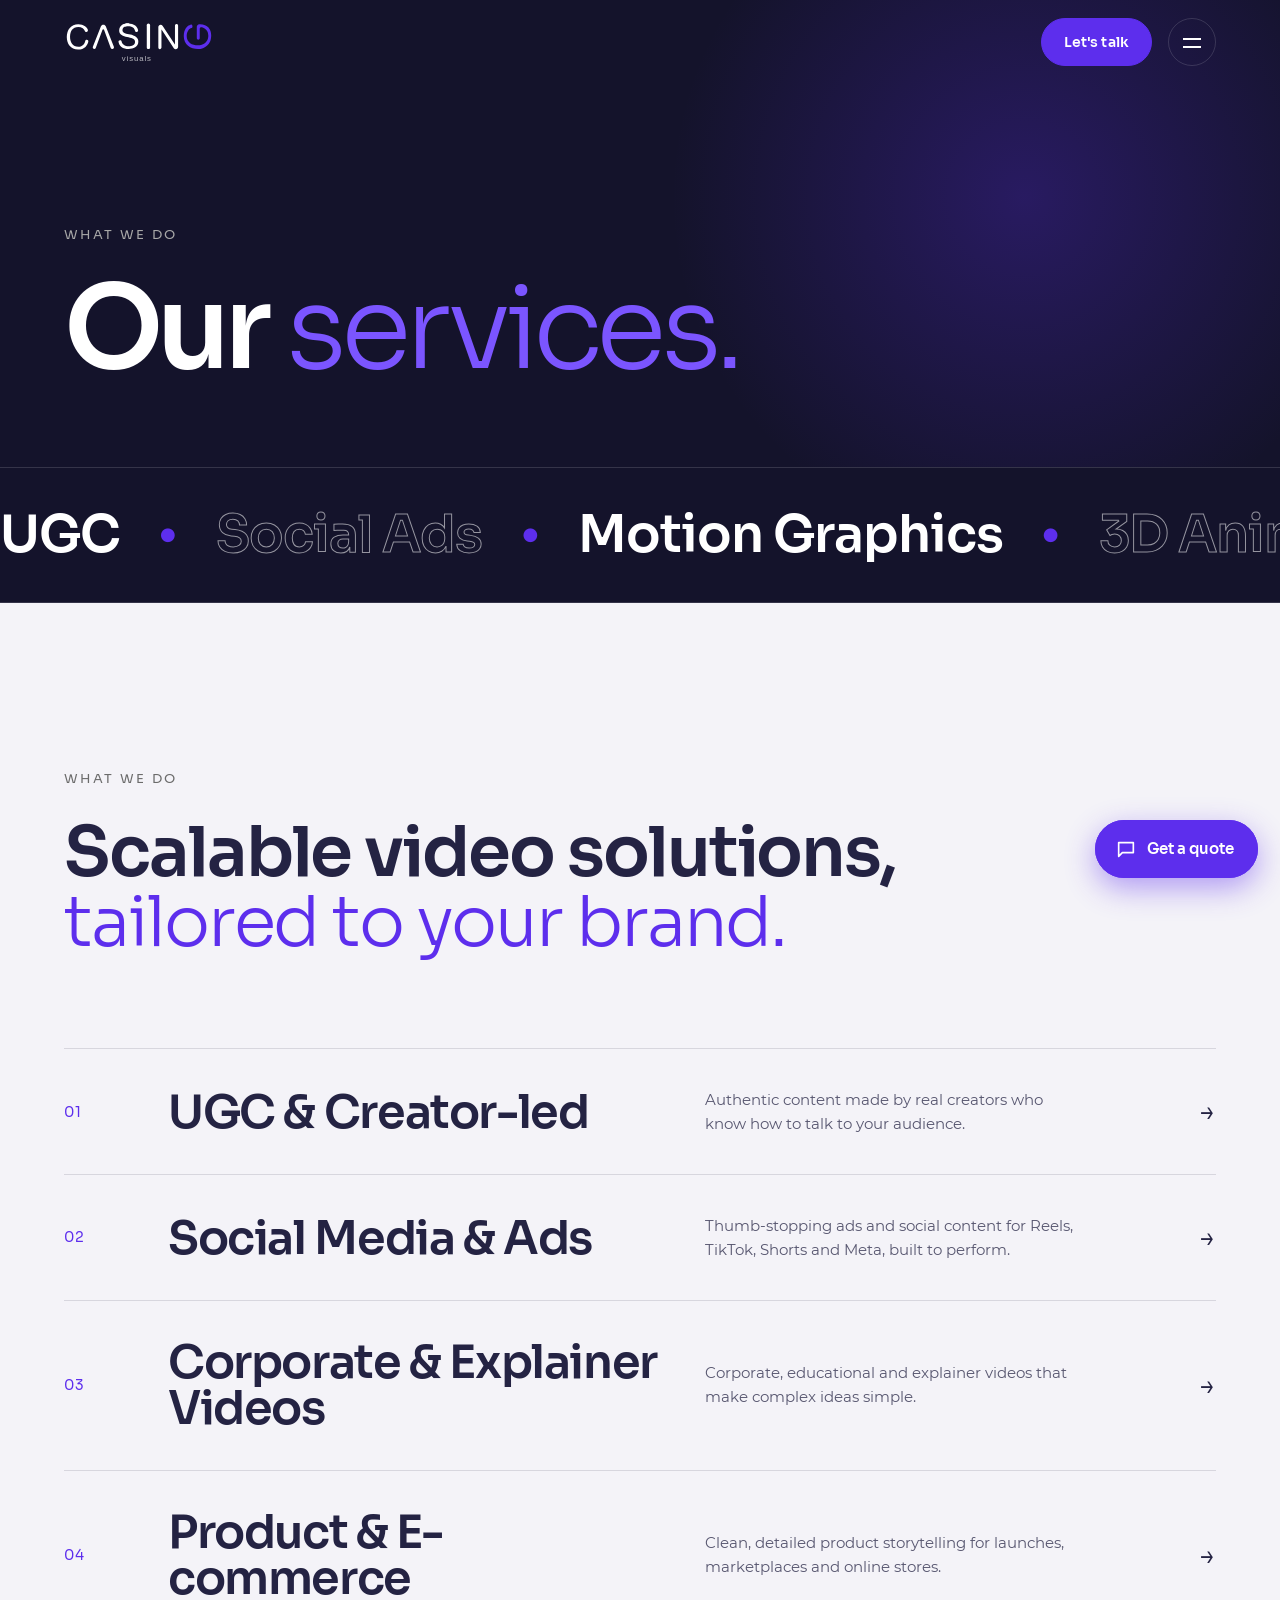
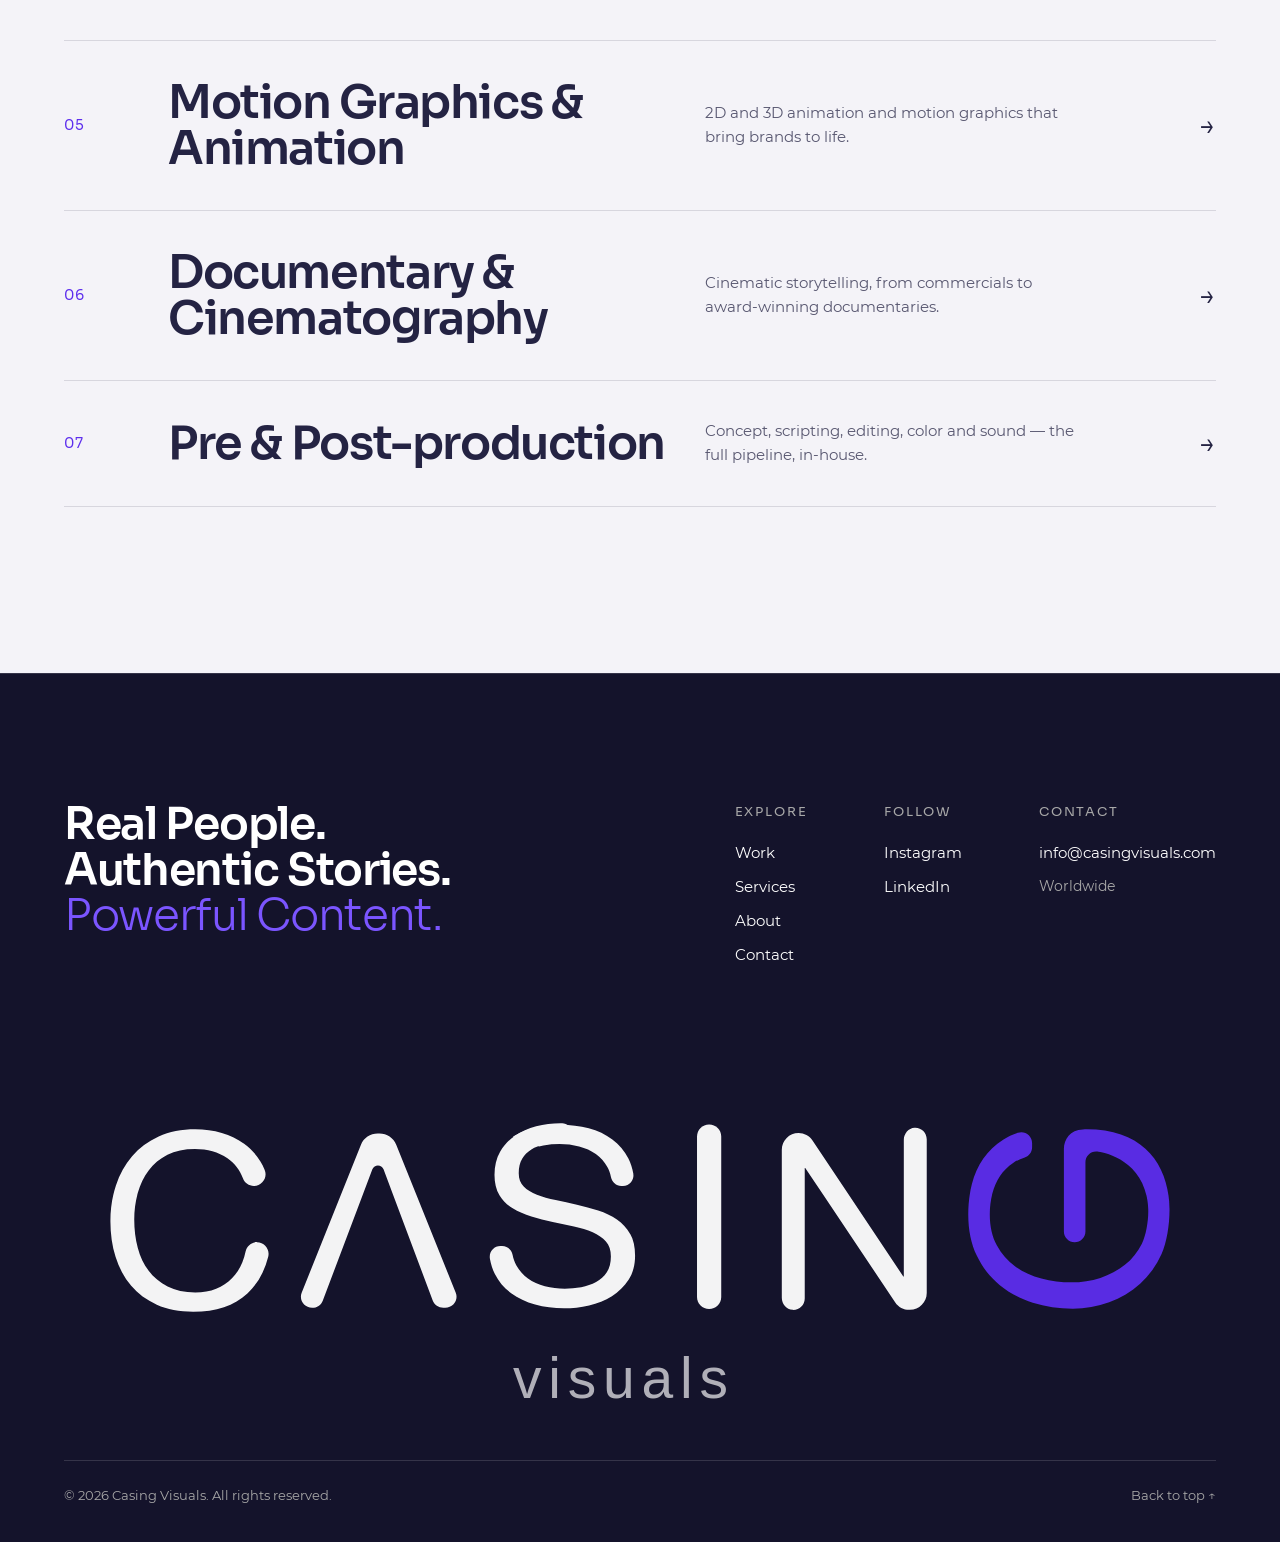
<file: services.html>
<!DOCTYPE html>
<html lang="en">
<head>
  <meta charset="utf-8" />
  <meta name="viewport" content="width=device-width, initial-scale=1" />
  <title>Services — Casing Visuals</title>
  <meta name="description" content="Casing Visuals — video production studio: UGC, ads, corporate video, motion graphics, 2D/3D animation and documentaries for brands worldwide." />
  <meta name="theme-color" content="#14132b" />
  <meta property="og:title" content="Services — Casing Visuals" />
  <meta property="og:description" content="Casing Visuals — video production studio: UGC, ads, corporate video, motion graphics, 2D/3D animation and documentaries for brands worldwide." />
  <meta property="og:image" content="https://casingvisuals.github.io/web/assets/img/r12.jpg" />
  <link rel="icon" href="favicon.svg" type="image/svg+xml" />
  <link rel="preload" href="assets/fonts/Sora-SemiBold.woff2" as="font" type="font/woff2" crossorigin />
  <link rel="preload" href="assets/fonts/Montserrat-Regular.woff2" as="font" type="font/woff2" crossorigin />
  <link rel="stylesheet" href="css/styles.css?v=2026-11-25c" />
</head>
<body class="page-inner">
  <a class="skip" href="#main">Skip to content</a>

  <!-- ============ HEADER ============ -->
  <header class="header" id="top">
    <a href="index.html" class="header__logo" aria-label="Casing Visuals — home">
      <img src="assets/logo/casing-logo-white.svg" alt="Casing Visuals" width="150" height="45" />
    </a>
    <a href="contact.html" class="btn btn--small header__cta">Let's talk</a>
    <button class="burger" aria-label="Open menu" aria-expanded="false" aria-controls="menu">
      <span></span><span></span>
    </button>
  </header>

  <!-- ============ MENU (pantalla completa) ============ -->
  <div class="menu" id="menu" aria-hidden="true">
    <div class="menu__preview" aria-hidden="true"><img src="assets/img/r17.jpg" alt="" loading="lazy" decoding="async" /></div>
    <nav class="menu__nav" aria-label="Menu">
      <a href="index.html" data-img="assets/img/r12.jpg"><small>00</small>Home<span class="menu__arrow">→</span></a>
      <a href="work.html" data-img="assets/img/r21.jpg"><small>01</small>Work<span class="menu__arrow">→</span></a>
      <a href="services.html" aria-current="page" data-img="assets/img/r17.jpg"><small>02</small>Services<span class="menu__arrow">→</span></a>
      <a href="about.html" data-img="assets/img/r18.jpg"><small>03</small>About<span class="menu__arrow">→</span></a>
      <a href="creators.html" data-img="assets/img/r11.jpg"><small>04</small>Creators<span class="menu__arrow">→</span></a>
      <a href="contact.html" data-img="assets/img/r20.jpg"><small>05</small>Contact<span class="menu__arrow">→</span></a>
    </nav>
    <div class="menu__foot">
      <a href="mailto:info@casingvisuals.com">info@casingvisuals.com</a>
      <div class="socials">
        <a href="https://www.instagram.com/casing.visuals/" target="_blank" rel="noopener">Instagram</a>
        <a href="https://www.linkedin.com/company/casing-visuals/" target="_blank" rel="noopener">LinkedIn</a>
      </div>
    </div>
  </div>

  <main id="main">
    <section class="page-hero">
      <div class="container">
        <p class="eyebrow reveal">What we do</p>
        <h1 class="page-title"><span class="line"><span>Our <em>services.</em></span></span></h1>
      </div>
    </section>

    <div class="marquee" aria-hidden="true">
      <div class="marquee__track">
        <span>UGC</span><b>●</b><span>Social Ads</span><b>●</b><span>Motion Graphics</span><b>●</b><span>3D Animation</span><b>●</b><span>Corporate Video</span><b>●</b><span>Documentary</span><b>●</b><span>E-commerce</span><b>●</b>
        <span>UGC</span><b>●</b><span>Social Ads</span><b>●</b><span>Motion Graphics</span><b>●</b><span>3D Animation</span><b>●</b><span>Corporate Video</span><b>●</b><span>Documentary</span><b>●</b><span>E-commerce</span><b>●</b>
      </div>
    </div>
    <section class="services section section--light" id="services">
      <div class="container">
        <div class="section-head">
          <p class="section-label reveal"><span>02</span> What we do</p>
          <h2 class="h2 reveal">Scalable video solutions,<br /><em>tailored to your brand.</em></h2>
        </div>
        <ol class="svc">
          <li class="svc__item reveal">
            <span class="svc__num">01</span>
            <h3 class="svc__title">UGC &amp; Creator-led</h3>
            <p class="svc__desc">Authentic content made by real creators who know how to talk to your audience.</p>
            <span class="svc__arrow">→</span>
          </li>
          <li class="svc__item reveal">
            <span class="svc__num">02</span>
            <h3 class="svc__title">Social Media &amp; Ads</h3>
            <p class="svc__desc">Thumb-stopping ads and social content for Reels, TikTok, Shorts and Meta, built to perform.</p>
            <span class="svc__arrow">→</span>
          </li>
          <li class="svc__item reveal">
            <span class="svc__num">03</span>
            <h3 class="svc__title">Corporate &amp; Explainer Videos</h3>
            <p class="svc__desc">Corporate, educational and explainer videos that make complex ideas simple.</p>
            <span class="svc__arrow">→</span>
          </li>
          <li class="svc__item reveal">
            <span class="svc__num">04</span>
            <h3 class="svc__title">Product &amp; E-commerce</h3>
            <p class="svc__desc">Clean, detailed product storytelling for launches, marketplaces and online stores.</p>
            <span class="svc__arrow">→</span>
          </li>
          <li class="svc__item reveal">
            <span class="svc__num">05</span>
            <h3 class="svc__title">Motion Graphics &amp; Animation</h3>
            <p class="svc__desc">2D and 3D animation and motion graphics that bring brands to life.</p>
            <span class="svc__arrow">→</span>
          </li>
          <li class="svc__item reveal">
            <span class="svc__num">06</span>
            <h3 class="svc__title">Documentary &amp; Cinematography</h3>
            <p class="svc__desc">Cinematic storytelling, from commercials to award-winning documentaries.</p>
            <span class="svc__arrow">→</span>
          </li>
          <li class="svc__item reveal">
            <span class="svc__num">07</span>
            <h3 class="svc__title">Pre &amp; Post-production</h3>
            <p class="svc__desc">Concept, scripting, editing, color and sound — the full pipeline, in-house.</p>
            <span class="svc__arrow">→</span>
          </li>
        </ol>
      </div>
    </section>
  </main>

  <footer class="footer">
    <div class="container">
      <div class="footer__top">
        <p class="footer__claim">Real People.<br />Authentic Stories.<br /><em>Powerful Content.</em></p>
        <div class="footer__cols">
          <div>
            <h4>Explore</h4>
            <a href="work.html">Work</a><a href="services.html">Services</a><a href="about.html">About</a><a href="contact.html">Contact</a>
          </div>
          <div>
            <h4>Follow</h4>
            <a href="https://www.instagram.com/casing.visuals/" target="_blank" rel="noopener">Instagram</a>
        <a href="https://www.linkedin.com/company/casing-visuals/" target="_blank" rel="noopener">LinkedIn</a>
          </div>
          <div>
            <h4>Contact</h4>
            <a href="mailto:info@casingvisuals.com">info@casingvisuals.com</a>
            <span class="footer__loc">Worldwide</span>
          </div>
        </div>
      </div>
      <img class="footer__logo" src="assets/logo/casing-logo-white.svg" alt="Casing Visuals" loading="lazy" />
      <div class="footer__bottom">
        <span>© <span id="year">2026</span> Casing Visuals. All rights reserved.</span>
        <a href="#top">Back to top ↑</a>
      </div>
    </div>
  </footer>

  <!-- Botón flotante → abre formulario rápido -->
  <button class="fab" type="button" aria-controls="quick" aria-expanded="false">
    <svg viewBox="0 0 24 24" width="22" height="22" aria-hidden="true"><path fill="none" stroke="currentColor" stroke-width="1.8" stroke-linecap="round" stroke-linejoin="round" d="M4 5h16v11H8l-4 4V5Z"/></svg>
    <span>Get a quote</span>
  </button>

  <!-- Panel con formulario rápido — mismo action que el formulario principal -->
  <div class="quick" id="quick" aria-hidden="true">
    <div class="quick__overlay" data-close></div>
    <aside class="quick__panel" role="dialog" aria-modal="true" aria-labelledby="quick-title">
      <button class="quick__close" type="button" aria-label="Close" data-close>×</button>
      <p class="section-label">Quick contact</p>
      <h2 id="quick-title" class="quick__title">Let's make your next <em>video.</em></h2>
      <form class="quick__form" action="https://formspree.io/f/mjywrare" method="POST">
        <input type="hidden" name="_subject" value="New inquiry — casingvisuals.com (quick form)" />
        <input type="text" name="_gotcha" class="hp" tabindex="-1" autocomplete="off" aria-hidden="true" />
        <label class="field"><span>Name</span><input type="text" name="name" required autocomplete="name" /></label>
        <label class="field"><span>Email</span><input type="email" name="email" required autocomplete="email" /></label>
        <label class="field"><span>What do you need?</span>
          <select name="interest" required>
            <option value="">Select</option>
            <option>UGC</option>
            <option>Social Media Ads</option>
            <option>Lifestyle Production</option>
            <option>Product Videos</option>
            <option>Branded Campaign</option>
            <option>I'm a creator</option>
          </select>
        </label>
        <label class="field"><span>Message</span><textarea name="message" rows="3"></textarea></label>
        <button type="submit" class="btn btn--full">Send <span class="btn__arrow">→</span></button>
        <p class="quick__status" role="status" aria-live="polite"></p>
      </form>
    </aside>
  </div>

  <script src="js/main.js?v=2026-11-25c" defer></script>
</body>
</html>
</file>
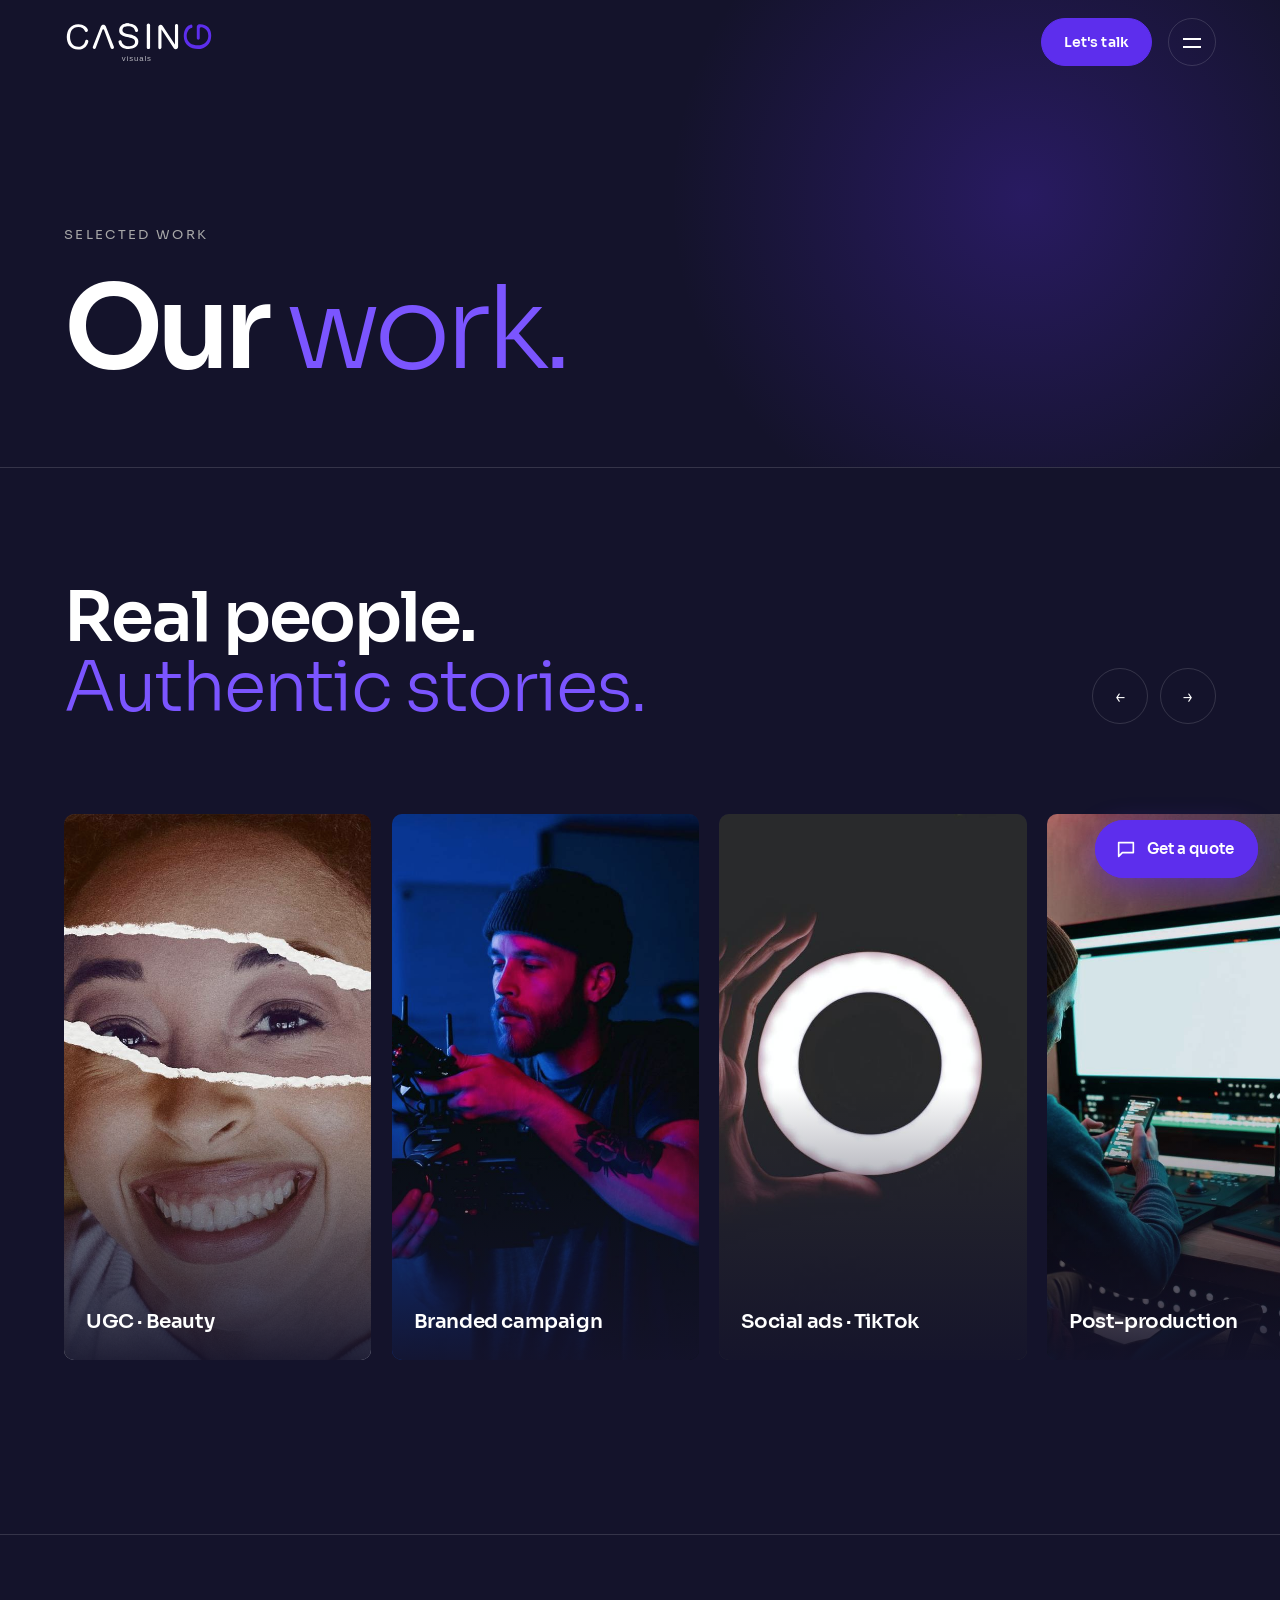
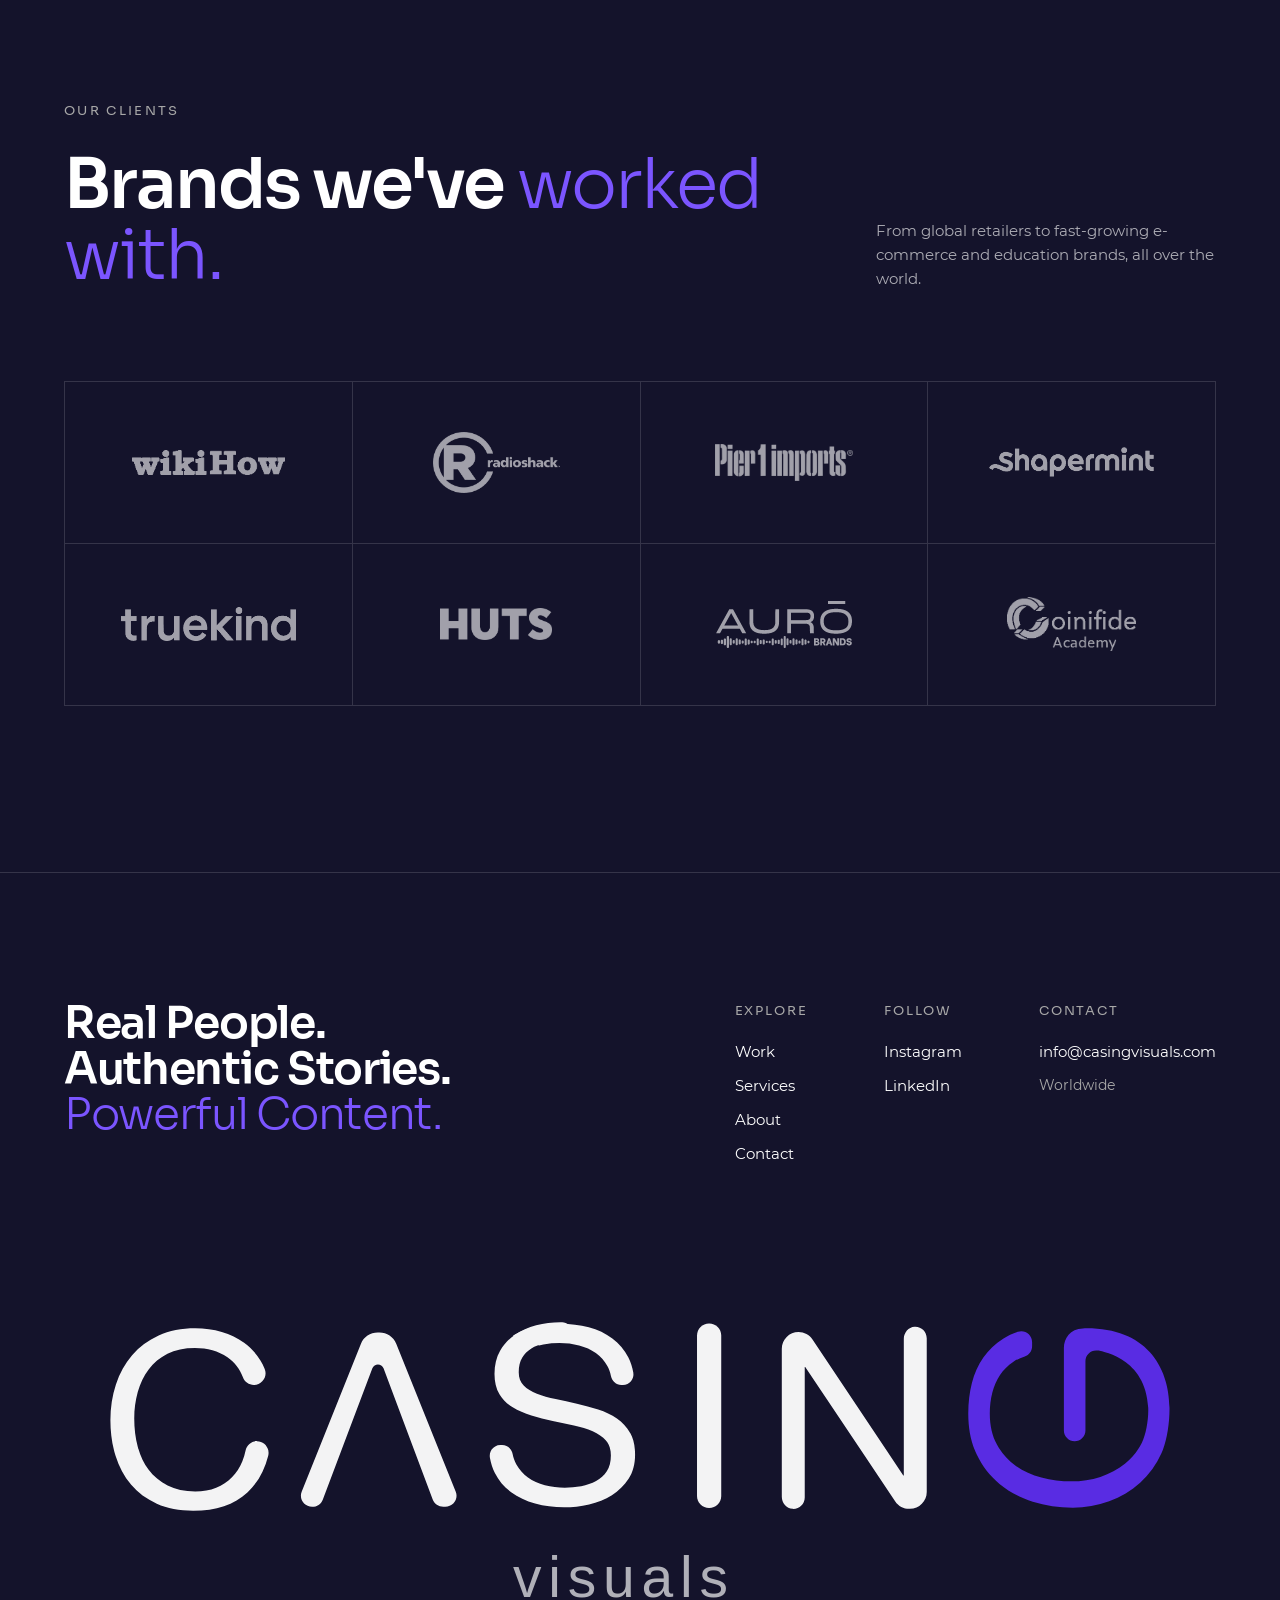
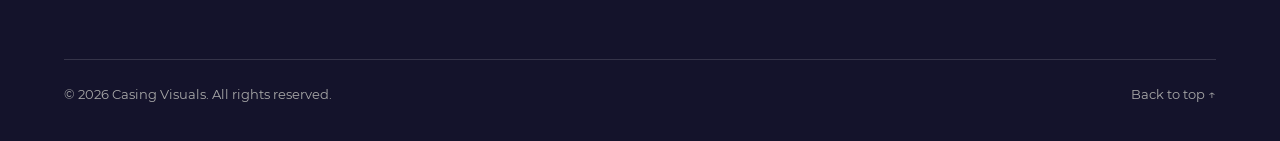
<file: work.html>
<!DOCTYPE html>
<html lang="en">
<head>
  <meta charset="utf-8" />
  <meta name="viewport" content="width=device-width, initial-scale=1" />
  <title>Work — Casing Visuals</title>
  <meta name="description" content="Casing Visuals — video production studio: UGC, ads, corporate video, motion graphics, 2D/3D animation and documentaries for brands worldwide." />
  <meta name="theme-color" content="#14132b" />
  <meta property="og:title" content="Work — Casing Visuals" />
  <meta property="og:description" content="Casing Visuals — video production studio: UGC, ads, corporate video, motion graphics, 2D/3D animation and documentaries for brands worldwide." />
  <meta property="og:image" content="https://casingvisuals.github.io/web/assets/img/r12.jpg" />
  <link rel="icon" href="favicon.svg" type="image/svg+xml" />
  <link rel="preload" href="assets/fonts/Sora-SemiBold.woff2" as="font" type="font/woff2" crossorigin />
  <link rel="preload" href="assets/fonts/Montserrat-Regular.woff2" as="font" type="font/woff2" crossorigin />
  <link rel="stylesheet" href="css/styles.css?v=2026-11-25c" />
</head>
<body class="page-inner">
  <a class="skip" href="#main">Skip to content</a>

  <!-- ============ HEADER ============ -->
  <header class="header" id="top">
    <a href="index.html" class="header__logo" aria-label="Casing Visuals — home">
      <img src="assets/logo/casing-logo-white.svg" alt="Casing Visuals" width="150" height="45" />
    </a>
    <a href="contact.html" class="btn btn--small header__cta">Let's talk</a>
    <button class="burger" aria-label="Open menu" aria-expanded="false" aria-controls="menu">
      <span></span><span></span>
    </button>
  </header>

  <!-- ============ MENU (pantalla completa) ============ -->
  <div class="menu" id="menu" aria-hidden="true">
    <div class="menu__preview" aria-hidden="true"><img src="assets/img/r21.jpg" alt="" loading="lazy" decoding="async" /></div>
    <nav class="menu__nav" aria-label="Menu">
      <a href="index.html" data-img="assets/img/r12.jpg"><small>00</small>Home<span class="menu__arrow">→</span></a>
      <a href="work.html" aria-current="page" data-img="assets/img/r21.jpg"><small>01</small>Work<span class="menu__arrow">→</span></a>
      <a href="services.html" data-img="assets/img/r17.jpg"><small>02</small>Services<span class="menu__arrow">→</span></a>
      <a href="about.html" data-img="assets/img/r18.jpg"><small>03</small>About<span class="menu__arrow">→</span></a>
      <a href="creators.html" data-img="assets/img/r11.jpg"><small>04</small>Creators<span class="menu__arrow">→</span></a>
      <a href="contact.html" data-img="assets/img/r20.jpg"><small>05</small>Contact<span class="menu__arrow">→</span></a>
    </nav>
    <div class="menu__foot">
      <a href="mailto:info@casingvisuals.com">info@casingvisuals.com</a>
      <div class="socials">
        <a href="https://www.instagram.com/casing.visuals/" target="_blank" rel="noopener">Instagram</a>
        <a href="https://www.linkedin.com/company/casing-visuals/" target="_blank" rel="noopener">LinkedIn</a>
      </div>
    </div>
  </div>

  <main id="main">
    <section class="page-hero">
      <div class="container">
        <p class="eyebrow reveal">Selected work</p>
        <h1 class="page-title"><span class="line"><span>Our <em>work.</em></span></span></h1>
      </div>
    </section>

    <section class="work section" id="work">
      <div class="container">
        <div class="section-head section-head--row">
          <div>
            <h2 class="h2 reveal">Real people.<br /><em>Authentic stories.</em></h2>
          </div>
          <div class="work__controls reveal">
            <button class="round" data-dir="-1" aria-label="Previous">←</button>
            <button class="round" data-dir="1" aria-label="Next">→</button>
          </div>
        </div>
      </div>


      <!-- Cards verticales 9:16 (imágenes). Reemplazar por proyectos reales. -->
      <div class="reels" tabindex="0" aria-label="Projects carousel">
        <div class="reel"><img src="assets/img/r21.jpg" alt="" loading="lazy" /><div class="reel__info"><h3>UGC · Beauty</h3></div></div>
        <div class="reel"><img src="assets/img/r11.jpg" alt="" loading="lazy" /><div class="reel__info"><h3>Branded campaign</h3></div></div>
        <div class="reel"><img src="assets/img/r17.jpg" alt="" loading="lazy" /><div class="reel__info"><h3>Social ads · TikTok</h3></div></div>
        <div class="reel"><img src="assets/img/r03.jpg" alt="" loading="lazy" /><div class="reel__info"><h3>Post-production</h3></div></div>
        <div class="reel"><img src="assets/img/r20.jpg" alt="" loading="lazy" /><div class="reel__info"><h3>Lifestyle</h3></div></div>
        <div class="reel"><img src="assets/img/r05.jpg" alt="" loading="lazy" /><div class="reel__info"><h3>Product video</h3></div></div>
        <div class="reel"><img src="assets/img/r10.jpg" alt="" loading="lazy" /><div class="reel__info"><h3>Creator-led</h3></div></div>
      </div>
    </section>
    <!-- ============ CLIENTS ============ -->
    <section class="clients section">
      <div class="container">
        <div class="section-head section-head--row">
          <div>
            <p class="section-label reveal">Our clients</p>
            <h2 class="h2 reveal">Brands we've <em>worked with.</em></h2>
          </div>
          <p class="clients__intro reveal">From global retailers to fast-growing e-commerce and education brands, all over the world.</p>
        </div>
        <ul class="clients__grid reveal">
          <li style="--s:0.62"><img src="assets/img/clients/wikihow.png" alt="wikiHow" loading="lazy" /></li>
          <li style="--s:1.5"><img src="assets/img/clients/radioshack.png" alt="RadioShack" loading="lazy" /></li>
          <li style="--s:0.9"><img src="assets/img/clients/pier1-imports.png" alt="Pier 1 Imports" loading="lazy" /></li>
          <li style="--s:0.72"><img src="assets/img/clients/shapermint.png" alt="Shapermint" loading="lazy" /></li>
          <li style="--s:0.82"><img src="assets/img/clients/truekind.png" alt="Truekind" loading="lazy" /></li>
          <li style="--s:0.8"><img src="assets/img/clients/huts.png" alt="HUTS" loading="lazy" /></li>
          <li style="--s:1.15"><img src="assets/img/clients/auro-brands.png" alt="Auro Brands" loading="lazy" /></li>
          <li style="--s:1.3"><img src="assets/img/clients/coinifide-academy.png" alt="Coinifide Academy" loading="lazy" /></li>
        </ul>
      </div>
    </section>
  </main>

  <footer class="footer">
    <div class="container">
      <div class="footer__top">
        <p class="footer__claim">Real People.<br />Authentic Stories.<br /><em>Powerful Content.</em></p>
        <div class="footer__cols">
          <div>
            <h4>Explore</h4>
            <a href="work.html">Work</a><a href="services.html">Services</a><a href="about.html">About</a><a href="contact.html">Contact</a>
          </div>
          <div>
            <h4>Follow</h4>
            <a href="https://www.instagram.com/casing.visuals/" target="_blank" rel="noopener">Instagram</a>
        <a href="https://www.linkedin.com/company/casing-visuals/" target="_blank" rel="noopener">LinkedIn</a>
          </div>
          <div>
            <h4>Contact</h4>
            <a href="mailto:info@casingvisuals.com">info@casingvisuals.com</a>
            <span class="footer__loc">Worldwide</span>
          </div>
        </div>
      </div>
      <img class="footer__logo" src="assets/logo/casing-logo-white.svg" alt="Casing Visuals" loading="lazy" />
      <div class="footer__bottom">
        <span>© <span id="year">2026</span> Casing Visuals. All rights reserved.</span>
        <a href="#top">Back to top ↑</a>
      </div>
    </div>
  </footer>

  <!-- Botón flotante → abre formulario rápido -->
  <button class="fab" type="button" aria-controls="quick" aria-expanded="false">
    <svg viewBox="0 0 24 24" width="22" height="22" aria-hidden="true"><path fill="none" stroke="currentColor" stroke-width="1.8" stroke-linecap="round" stroke-linejoin="round" d="M4 5h16v11H8l-4 4V5Z"/></svg>
    <span>Get a quote</span>
  </button>

  <!-- Panel con formulario rápido — mismo action que el formulario principal -->
  <div class="quick" id="quick" aria-hidden="true">
    <div class="quick__overlay" data-close></div>
    <aside class="quick__panel" role="dialog" aria-modal="true" aria-labelledby="quick-title">
      <button class="quick__close" type="button" aria-label="Close" data-close>×</button>
      <p class="section-label">Quick contact</p>
      <h2 id="quick-title" class="quick__title">Let's make your next <em>video.</em></h2>
      <form class="quick__form" action="https://formspree.io/f/mjywrare" method="POST">
        <input type="hidden" name="_subject" value="New inquiry — casingvisuals.com (quick form)" />
        <input type="text" name="_gotcha" class="hp" tabindex="-1" autocomplete="off" aria-hidden="true" />
        <label class="field"><span>Name</span><input type="text" name="name" required autocomplete="name" /></label>
        <label class="field"><span>Email</span><input type="email" name="email" required autocomplete="email" /></label>
        <label class="field"><span>What do you need?</span>
          <select name="interest" required>
            <option value="">Select</option>
            <option>UGC</option>
            <option>Social Media Ads</option>
            <option>Lifestyle Production</option>
            <option>Product Videos</option>
            <option>Branded Campaign</option>
            <option>I'm a creator</option>
          </select>
        </label>
        <label class="field"><span>Message</span><textarea name="message" rows="3"></textarea></label>
        <button type="submit" class="btn btn--full">Send <span class="btn__arrow">→</span></button>
        <p class="quick__status" role="status" aria-live="polite"></p>
      </form>
    </aside>
  </div>

  <script src="js/main.js?v=2026-11-25c" defer></script>
</body>
</html>
</file>
<file: css/styles.css>
/* =========================================================
   CASING VISUALS — Landing template
   Brand: Violet #5D2EED · Navy #242343 · Grey #A8A8A8
   Type:  Sora (display) · Montserrat (text)
   ========================================================= */

@font-face { font-family: "Sora"; src: url("../assets/fonts/Sora-Light.woff2") format("woff2"); font-weight: 300; font-display: swap; }
@font-face { font-family: "Sora"; src: url("../assets/fonts/Sora-Regular.woff2") format("woff2"); font-weight: 400; font-display: swap; }
@font-face { font-family: "Sora"; src: url("../assets/fonts/Sora-SemiBold.woff2") format("woff2"); font-weight: 600; font-display: swap; }
@font-face { font-family: "Sora"; src: url("../assets/fonts/Sora-Bold.woff2") format("woff2"); font-weight: 700; font-display: swap; }
@font-face { font-family: "Montserrat"; src: url("../assets/fonts/Montserrat-Regular.woff2") format("woff2"); font-weight: 400; font-display: swap; }
@font-face { font-family: "Montserrat"; src: url("../assets/fonts/Montserrat-Medium.woff2") format("woff2"); font-weight: 500; font-display: swap; }
@font-face { font-family: "Montserrat"; src: url("../assets/fonts/Montserrat-Bold.woff2") format("woff2"); font-weight: 700; font-display: swap; }
@font-face { font-family: "Montserrat"; src: url("../assets/fonts/Montserrat-ExtraBold.woff2") format("woff2"); font-weight: 800; font-display: swap; }

:root {
  --violet: #5d2eed;
  --violet-2: #7b55ff;
  --navy: #242343;
  --ink: #14132b;        /* fondo principal: navy profundo */
  --ink-2: #1b1a38;
  --grey: #a8a8a8;
  --paper: #f4f3f8;
  --white: #fff;
  --line: rgba(255, 255, 255, .14);
  --line-dark: rgba(36, 35, 67, .14);

  --f-display: "Sora", system-ui, sans-serif;
  --f-text: "Montserrat", system-ui, sans-serif;

  --pad: clamp(20px, 5vw, 72px);
  --max: 1440px;
  --ease: cubic-bezier(.22, 1, .36, 1);
  --header-h: 84px;
}

*, *::before, *::after { box-sizing: border-box; }
html { scroll-behavior: smooth; -webkit-text-size-adjust: 100%; }
body {
  margin: 0;
  background: var(--ink);
  color: var(--white);
  font-family: var(--f-text);
  font-size: clamp(15px, 1.05vw, 17px);
  line-height: 1.6;
  -webkit-font-smoothing: antialiased;
  overflow-x: hidden;
}
img { display: block; max-width: 100%; }
a { color: inherit; text-decoration: none; }
button { font: inherit; color: inherit; cursor: pointer; }
::selection { background: var(--violet); color: #fff; }

em { font-style: normal; color: var(--violet-2); font-weight: 300; }
.section--light em { color: var(--violet); }

.skip { position: absolute; left: -999px; top: 8px; background: #fff; color: var(--ink); padding: 8px 14px; z-index: 999; }
.skip:focus { left: 8px; }

.container { width: 100%; max-width: var(--max); margin: 0 auto; padding: 0 var(--pad); }
.section { padding: clamp(90px, 13vw, 180px) 0; position: relative; }
.section--light { background: var(--paper); color: var(--navy); }

.eyebrow, .section-label {
  font-family: var(--f-display);
  font-size: 13px;
  letter-spacing: .18em;
  text-transform: uppercase;
  color: var(--grey);
  margin: 0 0 28px;
}
.section-label span {
  display: inline-block;
  color: var(--violet-2);
  margin-right: 14px;
  padding-right: 14px;
  border-right: 1px solid currentColor;
}
.section--light .section-label { color: #6b6b6b; }
.section--light .section-label span { color: var(--violet); }

.h2 {
  font-family: var(--f-display);
  font-weight: 600;
  font-size: clamp(36px, 5.4vw, 84px);
  line-height: 1.02;
  letter-spacing: -.03em;
  margin: 0;
}
.section-head { margin-bottom: clamp(48px, 7vw, 96px); }
.section-head--row { display: flex; justify-content: space-between; align-items: flex-end; gap: 24px; }

/* ---------- Buttons ---------- */
.btn {
  --bg: var(--violet);
  display: inline-flex; align-items: center; gap: 12px;
  padding: 18px 30px;
  border-radius: 999px;
  background: var(--bg);
  color: #fff;
  border: 1px solid var(--bg);
  font-family: var(--f-display);
  font-weight: 600;
  font-size: 15px;
  letter-spacing: .01em;
  position: relative; overflow: hidden; isolation: isolate;
  transition: color .4s var(--ease), border-color .4s var(--ease);
}
.btn::before {
  content: ""; position: absolute; inset: 0; z-index: -1;
  background: #fff; transform: translateY(101%); border-radius: inherit;
  transition: transform .5s var(--ease);
}
.btn:hover { color: var(--navy); border-color: #fff; }
.btn:hover::before { transform: translateY(0); }
.btn__arrow { transition: transform .4s var(--ease); }
.btn:hover .btn__arrow { transform: translateX(5px); }
.btn--small { padding: 12px 22px; font-size: 14px; }
.btn--ghost { background: transparent; border-color: var(--line); }
.btn--full { width: 100%; justify-content: center; }

.round {
  width: 56px; height: 56px; border-radius: 50%;
  border: 1px solid var(--line); background: transparent; font-size: 20px;
  transition: background .3s, border-color .3s;
}
.round:hover { background: var(--violet); border-color: var(--violet); }

/* ---------- Header ---------- */
.header {
  position: fixed; inset: 0 0 auto 0; z-index: 50;
  height: var(--header-h);
  display: flex; align-items: center; gap: 40px;
  padding: 0 var(--pad);
  transition: background .4s, height .4s var(--ease), backdrop-filter .4s, transform .5s var(--ease);
}
.header.is-scrolled {
  --header-h: 68px;
  background: rgba(20, 19, 43, .72);
  backdrop-filter: blur(14px);
  -webkit-backdrop-filter: blur(14px);
  border-bottom: 1px solid var(--line);
}
.header.is-hidden { transform: translateY(-100%); }
.header__logo img { width: 150px; height: auto; }
.header__nav { display: flex; gap: 34px; margin-left: auto; font-family: var(--f-display); font-size: 15px; }
.header__nav a { position: relative; opacity: .85; transition: opacity .3s; }
.header__nav a::after {
  content: ""; position: absolute; left: 0; bottom: -6px; height: 1px; width: 100%;
  background: var(--violet-2); transform: scaleX(0); transform-origin: right; transition: transform .4s var(--ease);
}
.header__nav a:hover { opacity: 1; }
.header__nav a:hover::after { transform: scaleX(1); transform-origin: left; }

.burger {
  display: none; width: 48px; height: 48px; border-radius: 50%;
  border: 1px solid var(--line); background: transparent; position: relative; margin-left: auto;
}
.burger span { position: absolute; left: 14px; right: 14px; height: 1.5px; background: #fff; transition: transform .4s var(--ease), top .4s var(--ease); }
.burger span:first-child { top: 19px; }
.burger span:last-child { top: 27px; }
body.menu-open .burger span:first-child { top: 23px; transform: rotate(45deg); }
body.menu-open .burger span:last-child { top: 23px; transform: rotate(-45deg); }

.menu {
  position: fixed; inset: 0; z-index: 40;
  background: var(--violet);
  display: flex; flex-direction: column; justify-content: space-between;
  padding: calc(var(--header-h) + 40px) var(--pad) 40px;
  clip-path: circle(0% at calc(100% - 50px) 42px);
  transition: clip-path .8s var(--ease);
  visibility: hidden;
}
body.menu-open .menu { clip-path: circle(150% at calc(100% - 50px) 42px); visibility: visible; }
body.menu-open { overflow: hidden; }
.menu__nav { display: flex; flex-direction: column; }
.menu__nav a {
  font-family: var(--f-display); font-weight: 600;
  font-size: clamp(40px, 10vw, 88px); line-height: 1.1; letter-spacing: -.03em;
  display: flex; align-items: baseline; gap: 18px;
  opacity: 0; transform: translateY(30px);
  transition: opacity .5s, transform .6s var(--ease);
}
.menu__nav small { font-size: 13px; font-weight: 400; letter-spacing: .1em; opacity: .7; }
body.menu-open .menu__nav a { opacity: 1; transform: none; }
body.menu-open .menu__nav a:nth-child(2) { transition-delay: .05s; }
body.menu-open .menu__nav a:nth-child(3) { transition-delay: .1s; }
body.menu-open .menu__nav a:nth-child(4) { transition-delay: .15s; }
body.menu-open .menu__nav a:nth-child(5) { transition-delay: .2s; }
body.menu-open .menu__nav a:nth-child(6) { transition-delay: .25s; }
.menu__foot { display: flex; flex-wrap: wrap; justify-content: space-between; gap: 16px; font-family: var(--f-display); }
.socials { display: flex; gap: 20px; }

/* ---------- Hero ---------- */
.hero {
  position: relative; min-height: 100svh;
  display: flex; align-items: flex-end;
  padding: calc(var(--header-h) + 40px) 0 clamp(48px, 7vw, 90px);
  overflow: hidden;
}
.hero__media { position: absolute; inset: 0; z-index: -1; }
.hero__media img, .hero__media video {
  width: 100%; height: 100%; object-fit: cover;
  transform: scale(1.12); animation: kenburns 18s ease-out forwards;
}
.hero__media::after {
  content: ""; position: absolute; inset: 0;
  background:
    linear-gradient(180deg, rgba(20,19,43,.55) 0%, rgba(20,19,43,.15) 35%, rgba(20,19,43,.85) 85%, var(--ink) 100%),
    linear-gradient(90deg, rgba(20,19,43,.6), transparent 60%);
}
@keyframes kenburns { to { transform: scale(1); } }

.hero__inner { width: 100%; max-width: var(--max); margin: 0 auto; padding: 0 var(--pad); }
.hero__title {
  font-family: var(--f-display); font-weight: 600;
  font-size: clamp(52px, 10.5vw, 176px);
  line-height: .92; letter-spacing: -.045em;
  margin: 0 0 clamp(32px, 4vw, 56px);
}
.hero__title .line { display: block; overflow: hidden; padding-bottom: .04em; }
.hero__title .line > span { display: inline-block; transform: translateY(110%); transition: transform 1.1s var(--ease); }
.hero__title .line:nth-child(2) > span { transition-delay: .08s; }
.hero__title .line:nth-child(3) > span { transition-delay: .16s; }
.hero__title .line:nth-child(4) > span { transition-delay: .24s; }
.is-loaded .hero__title .line > span { transform: none; }
.hero__title .line:nth-child(2), .hero__title .line:nth-child(4) { padding-left: clamp(40px, 12vw, 240px); }

.hero__bottom {
  display: flex; justify-content: space-between; align-items: center; gap: 24px; flex-wrap: wrap;
  border-top: 1px solid var(--line); padding-top: 28px;
}
.hero__bottom p { margin: 0; max-width: 440px; font-size: clamp(16px, 1.3vw, 19px); color: rgba(255,255,255,.82); }

.scroll-cue {
  position: absolute; right: var(--pad); top: 50%;
  display: flex; flex-direction: column; align-items: center; gap: 14px;
  font-family: var(--f-display); font-size: 11px; letter-spacing: .3em; text-transform: uppercase;
  writing-mode: vertical-rl;
}
.scroll-cue i { width: 1px; height: 70px; background: var(--line); position: relative; overflow: hidden; }
.scroll-cue i::after { content: ""; position: absolute; left: 0; top: -40%; width: 1px; height: 40%; background: var(--violet-2); animation: drip 2s var(--ease) infinite; }
@keyframes drip { to { top: 100%; } }

/* ---------- Marquee ---------- */
.marquee {
  border-block: 1px solid var(--line);
  overflow: hidden; padding: 26px 0; white-space: nowrap;
  background: var(--ink);
}
.marquee__track { display: inline-flex; align-items: center; gap: 40px; animation: marquee 30s linear infinite; }
.marquee span { font-family: var(--f-display); font-weight: 600; font-size: clamp(28px, 4vw, 56px); letter-spacing: -.02em; }
.marquee span:nth-of-type(even) { color: transparent; -webkit-text-stroke: 1px rgba(255,255,255,.55); }
.marquee b { color: var(--violet); font-size: 18px; }
@keyframes marquee { to { transform: translateX(-50%); } }

/* ---------- About ---------- */
.manifesto {
  font-family: var(--f-display); font-weight: 400;
  font-size: clamp(28px, 3.9vw, 60px); line-height: 1.15; letter-spacing: -.025em;
  margin: 0 0 clamp(60px, 9vw, 130px); max-width: 1180px;
}
.manifesto em { font-weight: 600; }
.about__grid { display: grid; grid-template-columns: 1.1fr 1fr; gap: clamp(32px, 6vw, 110px); align-items: center; }
.about__img { border-radius: 4px; overflow: hidden; aspect-ratio: 4/5; }
.about__img img { width: 100%; height: 115%; object-fit: cover; will-change: transform; }
.about__text p { color: rgba(255,255,255,.75); margin: 0 0 20px; }
.stats { list-style: none; padding: 0; margin: 48px 0 0; display: grid; grid-template-columns: repeat(3, 1fr); border-top: 1px solid var(--line); }
.stats li { padding: 26px 16px 0 0; }
.stats strong { display: block; font-family: var(--f-display); font-weight: 600; font-size: clamp(40px, 4.5vw, 68px); line-height: 1; letter-spacing: -.04em; color: #fff; }
.stats strong::after { content: "+"; color: var(--violet-2); }
.stats span { display: block; font-size: 13px; color: var(--grey); margin-top: 10px; }
.note { font-size: 12px; color: var(--grey) !important; margin-top: 24px !important; font-style: italic; }

/* ---------- Services (numbered list, Monks-style) ---------- */
.svc { list-style: none; margin: 0; padding: 0; border-top: 1px solid var(--line-dark); }
.svc__item {
  display: grid; grid-template-columns: 80px 1.2fr 1fr 60px; align-items: center; gap: 24px;
  padding: clamp(26px, 3vw, 40px) 0;
  border-bottom: 1px solid var(--line-dark);
  cursor: pointer; position: relative;
  transition: padding .5s var(--ease), color .4s;
}
.svc__item::before {
  content: ""; position: absolute; inset: 0; background: var(--navy); z-index: 0;
  transform: scaleY(0); transform-origin: bottom; transition: transform .5s var(--ease);
}
.svc__item > * { position: relative; z-index: 1; }
.svc__item:hover { color: #fff; padding-left: 24px; padding-right: 24px; }
.svc__item:hover::before { transform: scaleY(1); }
.svc__num { font-family: var(--f-display); font-size: 14px; color: var(--violet); letter-spacing: .1em; }
.svc__title { font-family: var(--f-display); font-weight: 600; font-size: clamp(26px, 3.6vw, 54px); letter-spacing: -.03em; line-height: 1; margin: 0; }
.svc__desc { margin: 0; font-size: 15px; opacity: .75; max-width: 380px; }
.svc__arrow { font-size: 28px; justify-self: end; transition: transform .4s var(--ease); }
.svc__item:hover .svc__arrow { transform: rotate(-45deg); color: var(--violet-2); }

.svc__preview {
  position: fixed; left: 0; top: 0; width: 280px; aspect-ratio: 3/4; z-index: 30;
  pointer-events: none; border-radius: 6px; overflow: hidden;
  opacity: 0; transform: translate(-50%, -50%) scale(.8);
  transition: opacity .3s, transform .4s var(--ease);
}
.svc__preview.is-on { opacity: 1; transform: translate(-50%, -50%) scale(1); }
.svc__preview img { width: 100%; height: 100%; object-fit: cover; }

/* ---------- Work (vertical reels carousel) ---------- */
.work__controls { display: flex; gap: 12px; }
.reels {
  display: flex; gap: clamp(14px, 1.6vw, 24px);
  overflow-x: auto; scroll-snap-type: x mandatory; scrollbar-width: none;
  padding: 0 var(--pad) 8px;
  scroll-padding-left: var(--pad);
}
.reels::-webkit-scrollbar { display: none; }
.reel {
  flex: 0 0 clamp(240px, 24vw, 340px);
  aspect-ratio: 9/16; position: relative; border-radius: 10px; overflow: hidden;
  scroll-snap-align: start; background: var(--ink-2);
}
.reel img { width: 100%; height: 100%; object-fit: cover; transition: transform 1s var(--ease), filter .6s; filter: saturate(.85); }
.reel::after { content: ""; position: absolute; inset: 0; background: linear-gradient(180deg, transparent 50%, rgba(20,19,43,.92)); }
.reel:hover img { transform: scale(1.06); filter: saturate(1.1); }
.reel__info { position: absolute; left: 22px; right: 22px; bottom: 22px; z-index: 1; }
.reel__info span { font-size: 12px; letter-spacing: .14em; text-transform: uppercase; color: var(--grey); }
.reel__info h3 { margin: 6px 0 0; font-family: var(--f-display); font-weight: 600; font-size: 24px; letter-spacing: -.02em; }
.reel__play {
  position: absolute; top: 18px; right: 18px; z-index: 1;
  width: 46px; height: 46px; border-radius: 50%; display: grid; place-items: center;
  background: rgba(255,255,255,.14); backdrop-filter: blur(8px); font-style: normal; font-size: 13px;
  transition: background .3s, transform .4s var(--ease);
}
.reel:hover .reel__play { background: var(--violet); transform: scale(1.1); }

/* ---------- Belief (statement band) ---------- */
.belief { position: relative; overflow: hidden; padding: clamp(110px, 16vw, 230px) 0; background: var(--violet); isolation: isolate; }
.belief__bg { position: absolute; inset: 0; z-index: -2; mix-blend-mode: multiply; opacity: .55; }
.belief__bg img { width: 100%; height: 100%; object-fit: cover; filter: blur(2px) saturate(1.3); }
.belief__icon {
  position: absolute; right: -6vw; top: 50%; width: clamp(320px, 46vw, 720px);
  transform: translateY(-50%) rotate(var(--rot, 0deg)); opacity: .12; z-index: -1;
}
.belief .section-label, .belief .section-label span { color: rgba(255,255,255,.8); }
.belief__title {
  font-family: var(--f-display); font-weight: 600;
  font-size: clamp(38px, 6vw, 96px); line-height: 1; letter-spacing: -.04em;
  margin: 0 0 40px; max-width: 1100px;
}
.belief__title em { color: #fff; font-weight: 300; }
.belief__text { max-width: 560px; font-size: clamp(16px, 1.3vw, 19px); color: rgba(255,255,255,.88); margin: 0; }

/* ---------- Process ---------- */
.steps { list-style: none; margin: 0; padding: 0; display: grid; grid-template-columns: repeat(5, 1fr); border-top: 1px solid var(--line); }
.step { padding: 32px 24px 0 0; position: relative; }
.step::before { content: ""; position: absolute; top: -1px; left: 0; height: 1px; width: 0; background: var(--violet-2); transition: width 1.2s var(--ease); }
.step.is-in::before { width: 100%; }
.step__n {
  display: grid; place-items: center; width: 52px; height: 52px; border-radius: 50%;
  border: 1px solid var(--line); font-family: var(--f-display); font-size: 14px; margin-bottom: 28px;
}
.step h3 { font-family: var(--f-display); font-weight: 600; font-size: clamp(20px, 1.7vw, 26px); letter-spacing: -.02em; margin: 0 0 12px; }
.step p { margin: 0; font-size: 15px; color: rgba(255,255,255,.65); }
.step:nth-child(2) { transition-delay: .08s; } .step:nth-child(3) { transition-delay: .16s; }
.step:nth-child(4) { transition-delay: .24s; } .step:nth-child(5) { transition-delay: .32s; }

/* ---------- Creators / Mission ---------- */
.creators { background: var(--ink-2); }
.creators__grid { display: grid; grid-template-columns: 1fr 1fr; gap: clamp(40px, 7vw, 120px); align-items: center; }
.creators__media { position: relative; aspect-ratio: 1/1.05; }
.creators__media img { position: absolute; object-fit: cover; border-radius: 6px; }
.creators__media img:first-child { inset: 0 22% 18% 0; width: 78%; height: 82%; }
.creators__media img:last-child { right: 0; bottom: 0; width: 52%; height: 48%; border: 8px solid var(--ink-2); }
.creators__text p:not(.section-label) { color: rgba(255,255,255,.75); margin: 32px 0 40px; max-width: 520px; }
.creators__cta { display: flex; flex-wrap: wrap; gap: 14px; }

/* ---------- Contact ---------- */
.contact__grid { display: grid; grid-template-columns: 1fr 1.15fr; gap: clamp(40px, 7vw, 120px); }
.contact__title { font-family: var(--f-display); font-weight: 600; font-size: clamp(44px, 6.5vw, 104px); line-height: .98; letter-spacing: -.045em; margin: 0 0 28px; }
.contact__grid > div > p:not(.section-label) { color: rgba(255,255,255,.75); max-width: 420px; }
.contact__list { list-style: none; padding: 0; margin: 48px 0 0; }
.contact__list li { display: flex; justify-content: space-between; gap: 20px; padding: 18px 0; border-bottom: 1px solid var(--line); font-family: var(--f-display); }
.contact__list span { color: var(--grey); font-size: 13px; letter-spacing: .14em; text-transform: uppercase; }
.contact__list a:hover { color: var(--violet-2); }

.form { background: var(--ink-2); border: 1px solid var(--line); border-radius: 14px; padding: clamp(24px, 3.5vw, 48px); display: grid; gap: 22px; }
.chips { border: 0; padding: 0; margin: 0 0 6px; display: flex; flex-wrap: wrap; gap: 10px; }
.chips legend { font-family: var(--f-display); font-size: 13px; letter-spacing: .14em; text-transform: uppercase; color: var(--grey); margin-bottom: 14px; }
.chips input { position: absolute; opacity: 0; pointer-events: none; }
.chips span {
  display: inline-block; padding: 10px 18px; border-radius: 999px; border: 1px solid var(--line);
  font-size: 14px; cursor: pointer; transition: background .3s, border-color .3s;
}
.chips label:hover span { border-color: rgba(255,255,255,.4); }
.chips input:checked + span { background: var(--violet); border-color: var(--violet); }
.chips input:focus-visible + span { outline: 2px solid var(--violet-2); outline-offset: 2px; }
.form__row { display: grid; grid-template-columns: 1fr 1fr; gap: 22px; }
.field { display: grid; gap: 8px; }
.field > span { font-size: 13px; color: var(--grey); }
.field input, .field select, .field textarea {
  width: 100%; background: transparent; color: #fff;
  border: 0; border-bottom: 1px solid var(--line);
  padding: 10px 0; font: inherit; outline: none; border-radius: 0;
  transition: border-color .3s;
}
.field select { appearance: none; background: url("data:image/svg+xml,%3Csvg xmlns='http://www.w3.org/2000/svg' width='12' height='8'%3E%3Cpath d='M1 1l5 5 5-5' fill='none' stroke='%23a8a8a8' stroke-width='1.5'/%3E%3C/svg%3E") no-repeat right center; }
.field select option { background: var(--ink); }
.field textarea { resize: vertical; min-height: 110px; }
.field input:focus, .field select:focus, .field textarea:focus { border-color: var(--violet-2); }

/* ---------- Footer ---------- */
.footer { padding: clamp(80px, 10vw, 140px) 0 36px; border-top: 1px solid var(--line); }
.footer__top { display: flex; justify-content: space-between; gap: 40px; flex-wrap: wrap; margin-bottom: clamp(60px, 9vw, 120px); }
.footer__claim { font-family: var(--f-display); font-weight: 600; font-size: clamp(30px, 3.4vw, 52px); line-height: 1.05; letter-spacing: -.03em; margin: 0; }
.footer__cols { display: flex; gap: clamp(32px, 6vw, 96px); flex-wrap: wrap; }
.footer__cols h4 { font-family: var(--f-display); font-weight: 400; font-size: 13px; letter-spacing: .14em; text-transform: uppercase; color: var(--grey); margin: 0 0 18px; }
.footer__cols a { display: block; margin-bottom: 10px; transition: color .3s; }
.footer__cols a:hover { color: var(--violet-2); }
.footer__logo { width: 100%; height: auto; opacity: .95; }
.footer__bottom { display: flex; justify-content: space-between; gap: 16px; flex-wrap: wrap; margin-top: 36px; padding-top: 24px; border-top: 1px solid var(--line); font-size: 13px; color: var(--grey); }

/* ---------- Floating button + quick form panel ---------- */
.fab {
  position: fixed; right: 22px; bottom: 22px; z-index: 45;
  display: inline-flex; align-items: center; gap: 10px;
  height: 58px; padding: 0 24px 0 20px; border-radius: 999px; border: 0;
  background: var(--violet); color: #fff;
  font-family: var(--f-display); font-weight: 600; font-size: 15px;
  box-shadow: 0 10px 30px rgba(93,46,237,.45);
  transition: transform .4s var(--ease), opacity .4s, background .3s;
}
.fab::before { content: ""; position: absolute; inset: 0; border-radius: inherit; border: 1px solid var(--violet); animation: pulse 2.6s ease-out infinite; }
.fab:hover { transform: translateY(-3px); background: var(--violet-2); }
body.quick-open .fab { opacity: 0; pointer-events: none; transform: scale(.8); }
@keyframes pulse { from { transform: scale(1); opacity: .9; } to { transform: scale(1.25, 1.6); opacity: 0; } }

.quick { position: fixed; inset: 0; z-index: 60; visibility: hidden; }
.quick__overlay { position: absolute; inset: 0; background: rgba(10,9,25,.6); backdrop-filter: blur(4px); opacity: 0; transition: opacity .5s; }
.quick__panel {
  position: absolute; top: 0; right: 0; height: 100%; width: min(480px, 100%);
  background: var(--ink-2); border-left: 1px solid var(--line);
  padding: clamp(28px, 4vw, 48px); overflow-y: auto;
  transform: translateX(100%); transition: transform .6s var(--ease);
}
body.quick-open { overflow: hidden; }
body.quick-open .quick { visibility: visible; }
body.quick-open .quick__overlay { opacity: 1; }
body.quick-open .quick__panel { transform: none; }
.quick__close {
  position: absolute; top: 20px; right: 20px; width: 44px; height: 44px; border-radius: 50%;
  border: 1px solid var(--line); background: transparent; font-size: 24px; line-height: 1;
  transition: background .3s, transform .4s var(--ease);
}
.quick__close:hover { background: var(--violet); transform: rotate(90deg); }
.quick__title { font-family: var(--f-display); font-weight: 600; font-size: clamp(32px, 3.4vw, 46px); line-height: 1.02; letter-spacing: -.035em; margin: 0 0 36px; }
.quick__form { display: grid; gap: 22px; }
.quick__status { margin: 0; font-size: 14px; color: var(--grey); min-height: 1.4em; }
.quick__status.ok { color: #9be7b0; }
.quick__status.err { color: #ff9b9b; }
@media (max-width: 560px) {
  .fab span { display: none; }
  .fab { width: 58px; padding: 0; justify-content: center; }
}

/* ---------- Reveal on scroll ---------- */
.reveal { opacity: 0; transform: translateY(40px); transition: opacity 1s var(--ease), transform 1.1s var(--ease); }
.reveal.is-in { opacity: 1; transform: none; }

/* ---------- Responsive ---------- */
@media (max-width: 1080px) {
  .header__nav, .header__cta { display: none; }
  .burger { display: block; }
  .steps { grid-template-columns: repeat(2, 1fr); row-gap: 48px; }
  .svc__item { grid-template-columns: 56px 1fr 40px; }
  .svc__desc { grid-column: 2 / 3; }
  .svc__arrow { grid-row: 1; grid-column: 3; }
  .svc__preview { display: none; }
}
@media (max-width: 820px) {
  .about__grid, .creators__grid, .contact__grid { grid-template-columns: 1fr; }
  .scroll-cue { display: none; }
  .form__row { grid-template-columns: 1fr; }
  .section-head--row { flex-direction: column; align-items: flex-start; }
  .stats { grid-template-columns: 1fr 1fr 1fr; }
  .hero__title .line:nth-child(2), .hero__title .line:nth-child(4) { padding-left: 0; }
}
@media (max-width: 560px) {
  .steps { grid-template-columns: 1fr; }
  .stats strong { font-size: 34px; }
  .reel { flex-basis: 72vw; }
  .contact__list li { flex-direction: column; gap: 4px; }
}

@media (prefers-reduced-motion: reduce) {
  *, *::before, *::after { animation: none !important; transition: none !important; }
  html { scroll-behavior: auto; }
  .reveal, .hero__title .line > span { opacity: 1; transform: none; }
}

/* tweaks */
.creators .h2 { font-size: clamp(34px, 4.2vw, 64px); }
.footer__logo { max-width: 1100px; margin: 0 auto; }

.hp { position: absolute; left: -9999px; width: 1px; height: 1px; opacity: 0; }

/* =========================================================
   v2 — Home tipo portada (Caixa) + páginas internas
   ========================================================= */

/* Header: solo logo + CTA + burger (menú siempre por toggle) */
.burger { display: block; margin-left: 0; }
.header__cta { margin-left: auto; }
.header { gap: 16px; }

/* Menú: lista grande + imagen de preview */
.menu { background: var(--ink); }
.menu::before { content: ""; position: absolute; inset: 0; background: radial-gradient(80% 60% at 85% 20%, rgba(93,46,237,.35), transparent 70%); pointer-events: none; }
.menu__nav { position: relative; z-index: 1; max-width: 62%; }
.menu__nav a { padding: 4px 0; border-bottom: 1px solid var(--line); transition: opacity .5s, transform .6s var(--ease), color .3s, padding .4s var(--ease); }
.menu__nav a:hover, .menu__nav a[aria-current="page"] { color: var(--violet-2); }
.menu__nav a:hover { padding-left: 18px; }
.menu__nav small { color: var(--grey); min-width: 28px; }
.menu__arrow { margin-left: auto; font-size: .5em; opacity: 0; transform: translateX(-12px); transition: opacity .3s, transform .4s var(--ease); }
.menu__nav a:hover .menu__arrow { opacity: 1; transform: none; }
body.menu-open .menu__nav a:nth-child(7) { transition-delay: .3s; }
.menu__preview {
  position: absolute; right: var(--pad); top: 50%; z-index: 0;
  width: min(30vw, 420px); aspect-ratio: 4/5; border-radius: 8px; overflow: hidden;
  transform: translateY(-50%) scale(.92); opacity: 0; transition: opacity .6s .2s, transform .9s .2s var(--ease);
}
body.menu-open .menu__preview { opacity: 1; transform: translateY(-50%); }
.menu__preview img { width: 100%; height: 100%; object-fit: cover; transition: opacity .35s; }
.menu__preview img.is-swapping { opacity: 0; }
.menu__foot { position: relative; z-index: 1; color: var(--grey); }
.menu__foot a:hover { color: #fff; }
@media (max-width: 900px) { .menu__preview { display: none; } .menu__nav { max-width: none; } }

/* ---------- HOME / COVER ---------- */
body.page-home { overflow: hidden; height: 100svh; }
.cover { position: relative; height: 100svh; min-height: 560px; display: grid; place-items: center; overflow: hidden; isolation: isolate; }
.cover__media { position: absolute; inset: 0; z-index: -1; background: var(--ink); }
.cover__video { width: 100%; height: 100%; object-fit: cover; transform: scale(1.08); animation: kenburns 20s ease-out forwards; }
.cover__media::after {
  content: ""; position: absolute; inset: 0;
  background:
    radial-gradient(70% 60% at 50% 50%, rgba(20,19,43,.25), rgba(20,19,43,.75)),
    linear-gradient(180deg, rgba(20,19,43,.55), transparent 25%, transparent 70%, rgba(20,19,43,.8));
}
.cover__center { text-align: center; padding: 0 var(--pad); }
.cover__icon { width: clamp(46px, 5vw, 70px); margin: 0 auto clamp(20px, 3vw, 36px); opacity: 0; animation: iconIn 1.2s .2s var(--ease) forwards, float 5s 1.4s ease-in-out infinite; }
@keyframes iconIn { from { opacity: 0; transform: translateY(20px) rotate(-90deg); } to { opacity: 1; transform: none; } }
@keyframes float { 0%, 100% { opacity: 1; transform: none; } 50% { opacity: 1; transform: translateY(-8px); } }
.cover__title {
  font-family: var(--f-display); font-weight: 600;
  font-size: clamp(40px, 7.4vw, 124px); line-height: .98; letter-spacing: -.045em; margin: 0;
}
.cover__title .line, .page-title .line { display: block; overflow: hidden; padding-bottom: .06em; }
.cover__title .line > span, .page-title .line > span { display: inline-block; transform: translateY(110%); transition: transform 1.1s var(--ease); }
.cover__title .line:nth-child(2) > span { transition-delay: .1s; }
.is-loaded .cover__title .line > span, .is-loaded .page-title .line > span { transform: none; }
.cover__sub { margin: clamp(18px, 2.4vw, 30px) auto 0; max-width: 520px; color: rgba(255,255,255,.8); font-size: clamp(15px, 1.25vw, 18px); opacity: 0; animation: fadeUp 1s .7s var(--ease) forwards; }
@keyframes fadeUp { from { opacity: 0; transform: translateY(16px); } to { opacity: 1; transform: none; } }

.cover__bar {
  position: absolute; left: 0; right: 0; bottom: 0;
  display: grid; grid-template-columns: 1fr auto 1fr; align-items: center; gap: 16px;
  padding: 0 var(--pad) clamp(22px, 3vw, 34px);
  font-family: var(--f-display); font-size: 13px; letter-spacing: .08em;
  opacity: 0; animation: fadeUp 1s 1s var(--ease) forwards;
}
.cover__bar .socials a { color: rgba(255,255,255,.7); transition: color .3s; }
.cover__bar .socials a:hover { color: #fff; }
.cover__link { justify-self: center; display: inline-flex; gap: 10px; padding: 12px 22px; border: 1px solid var(--line); border-radius: 999px; backdrop-filter: blur(6px); transition: background .3s, border-color .3s; }
.cover__link:hover { background: var(--violet); border-color: var(--violet); }
.sound { justify-self: end; margin-right: 180px; display: inline-flex; align-items: center; gap: 10px; background: none; border: 0; font-size: 13px; letter-spacing: .08em; color: rgba(255,255,255,.75); }
.sound[hidden] { display: none; }
.sound i { display: inline-flex; align-items: flex-end; gap: 2px; height: 14px; }
.sound b { width: 2px; height: 4px; background: currentColor; }
.sound[aria-pressed="true"] { color: #fff; }
.sound[aria-pressed="true"] b { animation: eq .9s ease-in-out infinite alternate; }
.sound b:nth-child(2) { animation-delay: .2s; } .sound b:nth-child(3) { animation-delay: .4s; } .sound b:nth-child(4) { animation-delay: .1s; }
@keyframes eq { to { height: 14px; } }
@media (max-width: 720px) {
  .cover__bar { grid-template-columns: 1fr; justify-items: center; padding-bottom: 96px; }
  .cover__bar .socials, .sound { display: none; }
}

/* ---------- INNER PAGES ---------- */
.page-hero { padding: calc(var(--header-h) + clamp(70px, 11vw, 160px)) 0 clamp(40px, 6vw, 80px); border-bottom: 1px solid var(--line); position: relative; overflow: hidden; }
.page-hero::after { content: ""; position: absolute; right: -10%; top: -40%; width: 60vw; aspect-ratio: 1; background: radial-gradient(circle, rgba(93,46,237,.28), transparent 65%); pointer-events: none; }
.page-title { font-family: var(--f-display); font-weight: 600; font-size: clamp(48px, 9vw, 150px); line-height: .95; letter-spacing: -.05em; margin: 0; }
.page-inner .page-hero + .section { padding-top: clamp(70px, 9vw, 130px); }
.page-inner .marquee { border-top: 0; }
@media (max-width: 1080px) { .header__cta { display: inline-flex; } }
@media (max-width: 560px) { .header__cta { display: none; } .burger { margin-left: auto; } }
body.menu-open .fab { opacity: 0; pointer-events: none; transform: scale(.8); }
.page-inner .section-label span { display: none; }

/* ---------- v3: contenido real ---------- */
.stats strong::after { content: attr(data-suffix); }
.cover__loc { color: rgba(255,255,255,.5); margin-left: 8px; padding-left: 16px; border-left: 1px solid var(--line); }
.cover__bar .socials { align-items: center; }
.footer__loc { display: block; color: var(--grey); font-size: 14px; margin-top: 4px; }

.belief__quote { margin: 0 0 28px; max-width: 640px; font-family: var(--f-display); font-weight: 300; font-size: clamp(20px, 1.8vw, 26px); line-height: 1.35; color: #fff; }
.belief__quote cite { display: block; margin-top: 10px; font-style: normal; font-size: 13px; letter-spacing: .14em; text-transform: uppercase; color: rgba(255,255,255,.75); }

.feature { display: grid; grid-template-columns: 1.15fr 1fr; gap: clamp(28px, 5vw, 80px); align-items: center; margin-bottom: clamp(70px, 9vw, 130px); padding-bottom: clamp(70px, 9vw, 130px); border-bottom: 1px solid var(--line); }
.feature__media { position: relative; border-radius: 10px; overflow: hidden; aspect-ratio: 16/10; }
.feature__media img { width: 100%; height: 100%; object-fit: cover; transition: transform 1.2s var(--ease); }
.feature:hover .feature__media img { transform: scale(1.04); }
.feature__badge { position: absolute; left: 18px; top: 18px; padding: 8px 14px; border-radius: 999px; background: var(--violet); font-family: var(--f-display); font-size: 12px; letter-spacing: .12em; text-transform: uppercase; }
.feature__kicker { font-family: var(--f-display); font-size: 13px; letter-spacing: .16em; text-transform: uppercase; color: var(--grey); margin: 0 0 16px; }
.feature__title { font-family: var(--f-display); font-weight: 600; font-size: clamp(30px, 3.6vw, 56px); line-height: 1.02; letter-spacing: -.035em; margin: 0 0 22px; }
.feature__body > p { color: rgba(255,255,255,.75); margin: 0 0 22px; }
.feature__laurels { list-style: none; padding: 0; margin: 0 0 22px; border-top: 1px solid var(--line); }
.feature__laurels li { padding: 14px 0; border-bottom: 1px solid var(--line); font-size: 15px; color: rgba(255,255,255,.8); }
.feature__laurels strong { display: block; font-family: var(--f-display); font-weight: 600; color: var(--violet-2); font-size: 13px; letter-spacing: .12em; text-transform: uppercase; margin-bottom: 2px; }
.feature__soon { font-size: 14px; color: var(--grey) !important; }

.careers { border-top: 1px solid var(--line); }
.careers__grid { display: grid; grid-template-columns: 1fr 1.2fr; gap: clamp(32px, 6vw, 100px); align-items: start; }
.careers__list { list-style: none; padding: 0; margin: 0 0 24px; border-top: 1px solid var(--line); }
.careers__list li { display: flex; justify-content: space-between; align-items: baseline; gap: 16px; padding: 22px 0; border-bottom: 1px solid var(--line); }
.careers__list span { font-family: var(--f-display); font-weight: 600; font-size: clamp(22px, 2.2vw, 32px); letter-spacing: -.02em; }
.careers__list small { color: var(--grey); font-size: 13px; letter-spacing: .08em; text-transform: uppercase; white-space: nowrap; }
.careers__body p { color: rgba(255,255,255,.75); }
.careers__body a { color: var(--violet-2); }
@media (max-width: 820px) { .feature, .careers__grid { grid-template-columns: 1fr; } .cover__loc { display: none; } }
.feature__media--poster { aspect-ratio: 684/842; max-width: 520px; width: 100%; justify-self: center; }
.feature__credits { font-size: 13px; line-height: 1.7; color: var(--grey) !important; }
.reel__info h3 { margin-top: 0; font-size: 20px; }

/* ---------- Clients ---------- */
.clients { border-top: 1px solid var(--line); }
.clients__intro { max-width: 340px; align-self: flex-end; margin: 0; color: rgba(255,255,255,.65); }
.clients__grid { list-style: none; margin: 0; padding: 0; display: grid; grid-template-columns: repeat(4, 1fr); border-top: 1px solid var(--line); border-left: 1px solid var(--line); }
.clients__grid li { display: grid; place-items: center; aspect-ratio: 16/9; padding: 12%; border-right: 1px solid var(--line); border-bottom: 1px solid var(--line); transition: background .4s; }
.clients__grid img { max-width: 100%; height: calc(clamp(30px, 3.2vw, 46px) * var(--s, 1)); width: auto; object-fit: contain; opacity: .6; transition: opacity .4s, transform .5s var(--ease); }
.clients__grid li:hover { background: rgba(93,46,237,.12); }
.clients__grid li:hover img { opacity: 1; transform: scale(1.05); }
@media (max-width: 820px) { .clients__grid { grid-template-columns: repeat(2, 1fr); } }

/* ---------- Home: hero + reel full screen ---------- */
body.page-home { overflow: visible; height: auto; }
.reelfull { position: relative; height: 100svh; min-height: 520px; overflow: hidden; background: #000; }
.reelfull__video { position: absolute; inset: 0; width: 100%; height: 100%; object-fit: cover; }
.reelfull::after { content: ""; position: absolute; inset: 0; pointer-events: none; background: linear-gradient(180deg, rgba(20,19,43,.45), transparent 22%, transparent 75%, rgba(20,19,43,.6)); }
.reelfull__label { margin: 0; color: rgba(255,255,255,.75); }

/* ---------- Reel player ---------- */
.reelfull__video { cursor: pointer; }
.reelfull__top { position: absolute; z-index: 2; left: var(--pad); right: var(--pad); top: calc(var(--header-h) + 8px); display: flex; justify-content: space-between; align-items: center; font-family: var(--f-display); font-size: 13px; letter-spacing: .14em; text-transform: uppercase; }
.reelfull__work { color: rgba(255,255,255,.8); transition: color .3s; }
.reelfull__work:hover { color: #fff; }
.reelfull__big {
  position: absolute; z-index: 2; left: 50%; top: 50%; transform: translate(-50%, -50%);
  display: flex; flex-direction: column; align-items: center; gap: 14px;
  background: none; border: 0; color: #fff; font-family: var(--f-display); font-size: 13px; letter-spacing: .16em; text-transform: uppercase;
  transition: opacity .4s, transform .5s var(--ease);
}
.reelfull__big svg { width: 34px; height: 34px; box-sizing: content-box; padding: 30px; border-radius: 50%; background: rgba(93,46,237,.85); backdrop-filter: blur(8px); box-shadow: 0 10px 40px rgba(93,46,237,.5); transition: transform .4s var(--ease), background .3s; }
.reelfull__big:hover svg { transform: scale(1.08); background: var(--violet); }
.reelfull__big .i-replay { display: none; }
.reelfull.is-ended .reelfull__big .i-play { display: none; }
.reelfull.is-ended .reelfull__big .i-replay { display: block; }
.reelfull.is-playing .reelfull__big { opacity: 0; pointer-events: none; transform: translate(-50%, -50%) scale(.9); }
.reelfull::before { content: ""; position: absolute; inset: 0; z-index: 1; pointer-events: none; background: rgba(20,19,43,.45); transition: opacity .5s; }
.reelfull.is-playing::before { opacity: 0; }

.player {
  position: absolute; z-index: 2; left: var(--pad); right: var(--pad); bottom: clamp(20px, 3vw, 36px);
  display: flex; align-items: center; gap: 14px;
  padding: 10px 14px; border-radius: 999px; background: rgba(20,19,43,.55); backdrop-filter: blur(12px); border: 1px solid var(--line);
  transition: opacity .4s;
}
.reelfull.is-playing .player { opacity: .35; }
.reelfull:hover .player, .player:focus-within { opacity: 1 !important; }
.player__btn { flex: none; width: 40px; height: 40px; display: grid; place-items: center; border-radius: 50%; border: 0; background: transparent; color: #fff; transition: background .3s; }
.player__btn:hover { background: rgba(255,255,255,.12); }
.player__btn svg { width: 20px; height: 20px; }
.player__play .i-play, .player__play .i-replay, .player__play .i-pause { display: none; }
.reelfull:not(.is-playing):not(.is-ended) .player__play .i-play { display: block; }
.reelfull.is-playing .player__play .i-pause { display: block; }
.reelfull.is-ended .player__play .i-replay { display: block; }
.player__mute .i-sound { display: none; }
.reelfull.is-sound .player__mute .i-sound { display: block; }
.reelfull.is-sound .player__mute .i-muted { display: none; }
.player__time { flex: none; font-family: var(--f-display); font-size: 13px; font-variant-numeric: tabular-nums; color: rgba(255,255,255,.85); min-width: 84px; }
.player__bar { --p: 0%; flex: 1; height: 20px; appearance: none; -webkit-appearance: none; background: transparent; cursor: pointer; margin: 0; }
.player__bar::-webkit-slider-runnable-track { height: 4px; border-radius: 4px; background: linear-gradient(90deg, var(--violet-2) var(--p), rgba(255,255,255,.25) var(--p)); }
.player__bar::-moz-range-track { height: 4px; border-radius: 4px; background: linear-gradient(90deg, var(--violet-2) var(--p), rgba(255,255,255,.25) var(--p)); }
.player__bar::-webkit-slider-thumb { -webkit-appearance: none; width: 14px; height: 14px; margin-top: -5px; border-radius: 50%; background: #fff; border: 0; }
.player__bar::-moz-range-thumb { width: 14px; height: 14px; border-radius: 50%; background: #fff; border: 0; }
.reelfull__error { position: absolute; z-index: 3; left: 50%; bottom: 110px; transform: translateX(-50%); margin: 0; padding: 10px 18px; border-radius: 8px; background: rgba(20,19,43,.85); font-size: 14px; }
.reelfull__error a { color: var(--violet-2); text-decoration: underline; }
.reelfull:fullscreen { height: 100vh; }
@media (max-width: 560px) {
  .player { gap: 6px; padding: 6px 8px; bottom: 96px; }
  .player__fs { display: none; }
  .player__time { min-width: 0; font-size: 12px; }
}
body.reel-in-view .fab { opacity: 0; pointer-events: none; transform: scale(.8); }

/* ---------- Reel en celular vertical: video completo 16:9 (sin recorte) ---------- */
@media (orientation: portrait) and (max-width: 900px) {
  .reelfull {
    height: auto; min-height: 0; background: var(--ink);
    display: flex; flex-direction: column;
    padding: 56px 0 40px;
  }
  .reelfull::after { display: none; }
  .reelfull::before { inset: 56px 0 auto 0; aspect-ratio: 16/9; height: auto; }
  .reelfull__top { position: static; order: 0; padding: 0 var(--pad) 18px; font-size: 12px; }
  .reelfull__video { position: relative; order: 1; inset: auto; width: 100%; height: auto; aspect-ratio: 16/9; object-fit: cover; background: #000; }
  .reelfull__big { top: calc(56px + 50vw * 9 / 16 + 18px + 16px); }
  .reelfull__big svg { width: 24px; height: 24px; padding: 20px; }
  .reelfull__big-label { display: none; }
  .player { position: static; order: 2; margin: 16px var(--pad) 0; opacity: 1 !important; }
  .reelfull.is-playing .player { opacity: 1; }
  .reelfull__error { bottom: auto; top: 60px; }
}
@media (orientation: portrait) and (max-width: 900px) {
  .reelfull::before { display: none; }
  .reelfull__video { transition: filter .4s; }
  .reelfull:not(.is-playing) .reelfull__video { filter: brightness(.55); }
  .reelfull__big { top: calc(56px + 37px + 28.125vw); }
}
@media (orientation: landscape) and (max-height: 560px) {
  .reelfull { min-height: 0; height: 100svh; }
  .reelfull__top { top: 14px; }
  .player { bottom: 12px; padding: 4px 10px; }
  .reelfull__big svg { width: 24px; height: 24px; padding: 20px; }
  .reelfull__big-label { display: none; }
}
</file>
